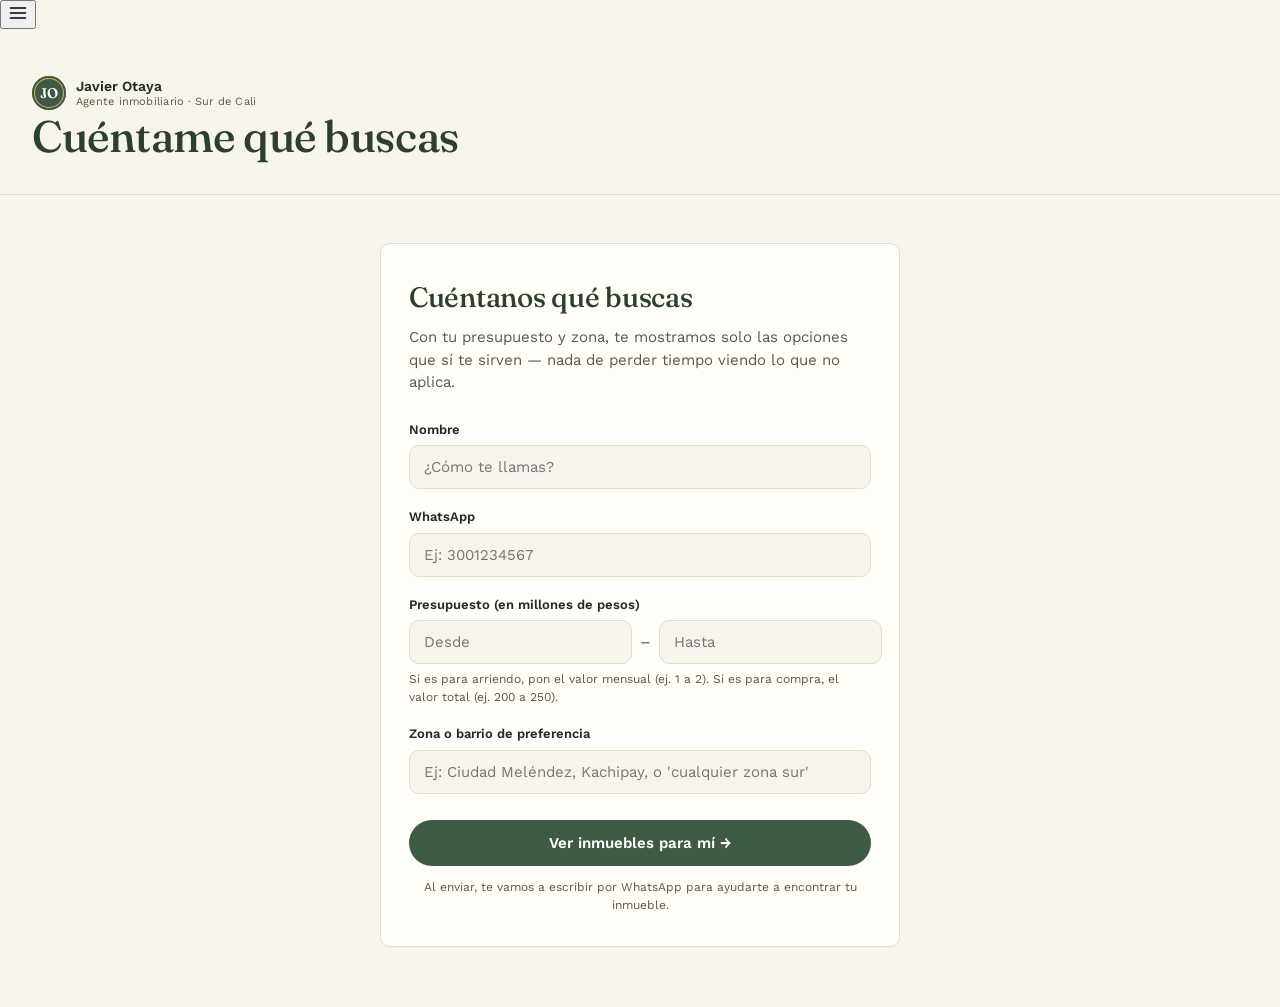
<file: consulta/index.html>
<!DOCTYPE html>
<html lang="es">
<head>
<meta charset="UTF-8">
<meta name="viewport" content="width=device-width, initial-scale=1.0">
<!-- Google Tag Manager -->
<script>(function(w,d,s,l,i){w[l]=w[l]||[];w[l].push({'gtm.start':
new Date().getTime(),event:'gtm.js'});var f=d.getElementsByTagName(s)[0],
j=d.createElement(s),dl=l!='dataLayer'?'&l='+l:'';j.async=true;j.src=
'https://www.googletagmanager.com/gtm.js?id='+i+dl;f.parentNode.insertBefore(j,f);
})(window,document,'script','dataLayer','GTM-M8QRZ37T');</script>
<!-- End Google Tag Manager -->
<link rel="icon" type="image/svg+xml" href="../favicon.svg">
<link rel="icon" href="../favicon.ico" sizes="48x48">
<link rel="apple-touch-icon" href="../apple-touch-icon.png">
<title>Cuéntanos qué buscas — Inmuebles Cali Sur</title>
<meta name="description" content="Dinos tu presupuesto y zona preferida, y te mostramos las opciones que sí te sirven.">
<link rel="preconnect" href="https://fonts.googleapis.com">
<link rel="preconnect" href="https://fonts.gstatic.com" crossorigin>
<link href="https://fonts.googleapis.com/css2?family=Fraunces:opsz,wght@9..144,400;9..144,500;9..144,600&family=Work+Sans:wght@400;500;600&display=swap" rel="stylesheet">
<link rel="stylesheet" href="../css/style.css?v=10">
<link rel="stylesheet" href="../css/tema.css?v=3">
<link rel="stylesheet" href="consulta.css?v=2">
</head>
<body>
<!-- Google Tag Manager (noscript) -->
<noscript><iframe src="https://www.googletagmanager.com/ns.html?id=GTM-M8QRZ37T"
height="0" width="0" style="display:none;visibility:hidden"></iframe></noscript>
<!-- End Google Tag Manager (noscript) -->

<div id="site-nav-root"></div>

<header class="topbar">
  <div class="topbar-inner">
    <h1 class="topbar-title">Cuéntame qué buscas</h1>
  </div>
</header>

<main class="lead-wrap">
  <form id="lead-form" class="lead-card" novalidate>
    <h2>Cuéntanos qué buscas</h2>
    <p class="lead-sub">Con tu presupuesto y zona, te mostramos solo las opciones que sí te sirven — nada de perder tiempo viendo lo que no aplica.</p>

    <label class="lead-label" for="f-nombre">Nombre</label>
    <input class="lead-input" type="text" id="f-nombre" name="nombre" placeholder="¿Cómo te llamas?" required>

    <label class="lead-label" for="f-whatsapp">WhatsApp</label>
    <input class="lead-input" type="tel" id="f-whatsapp" name="whatsapp" placeholder="Ej: 3001234567" required>

    <label class="lead-label">Presupuesto (en millones de pesos)</label>
    <div class="lead-range">
      <input class="lead-input" type="number" id="f-presupuesto-min" placeholder="Desde" min="0" inputmode="numeric" required>
      <span class="lead-sep">–</span>
      <input class="lead-input" type="number" id="f-presupuesto-max" placeholder="Hasta" min="0" inputmode="numeric" required>
    </div>
    <p class="lead-hint">Si es para arriendo, pon el valor mensual (ej. 1 a 2). Si es para compra, el valor total (ej. 200 a 250).</p>

    <label class="lead-label" for="f-zona">Zona o barrio de preferencia</label>
    <input class="lead-input" type="text" id="f-zona" name="zona" placeholder="Ej: Ciudad Meléndez, Kachipay, o 'cualquier zona sur'">

    <button type="submit" class="lead-submit" id="lead-submit">Ver inmuebles para mí →</button>
    <p class="lead-privacy">Al enviar, te vamos a escribir por WhatsApp para ayudarte a encontrar tu inmueble.</p>
  </form>

  <div class="lead-thanks" id="lead-thanks" hidden>
    <h2>¡Listo!</h2>
    <p>Ya casi te mostramos las opciones para ti, y te vamos a escribir por WhatsApp en un momento.</p>
  </div>
</main>

<script src="../js/config.js?v=7"></script>
<script src="../js/nav.js?v=5"></script>
<script src="../js/lead-api.js?v=1"></script>
<script src="consulta.js?v=6"></script>
</body>
</html>
</file>
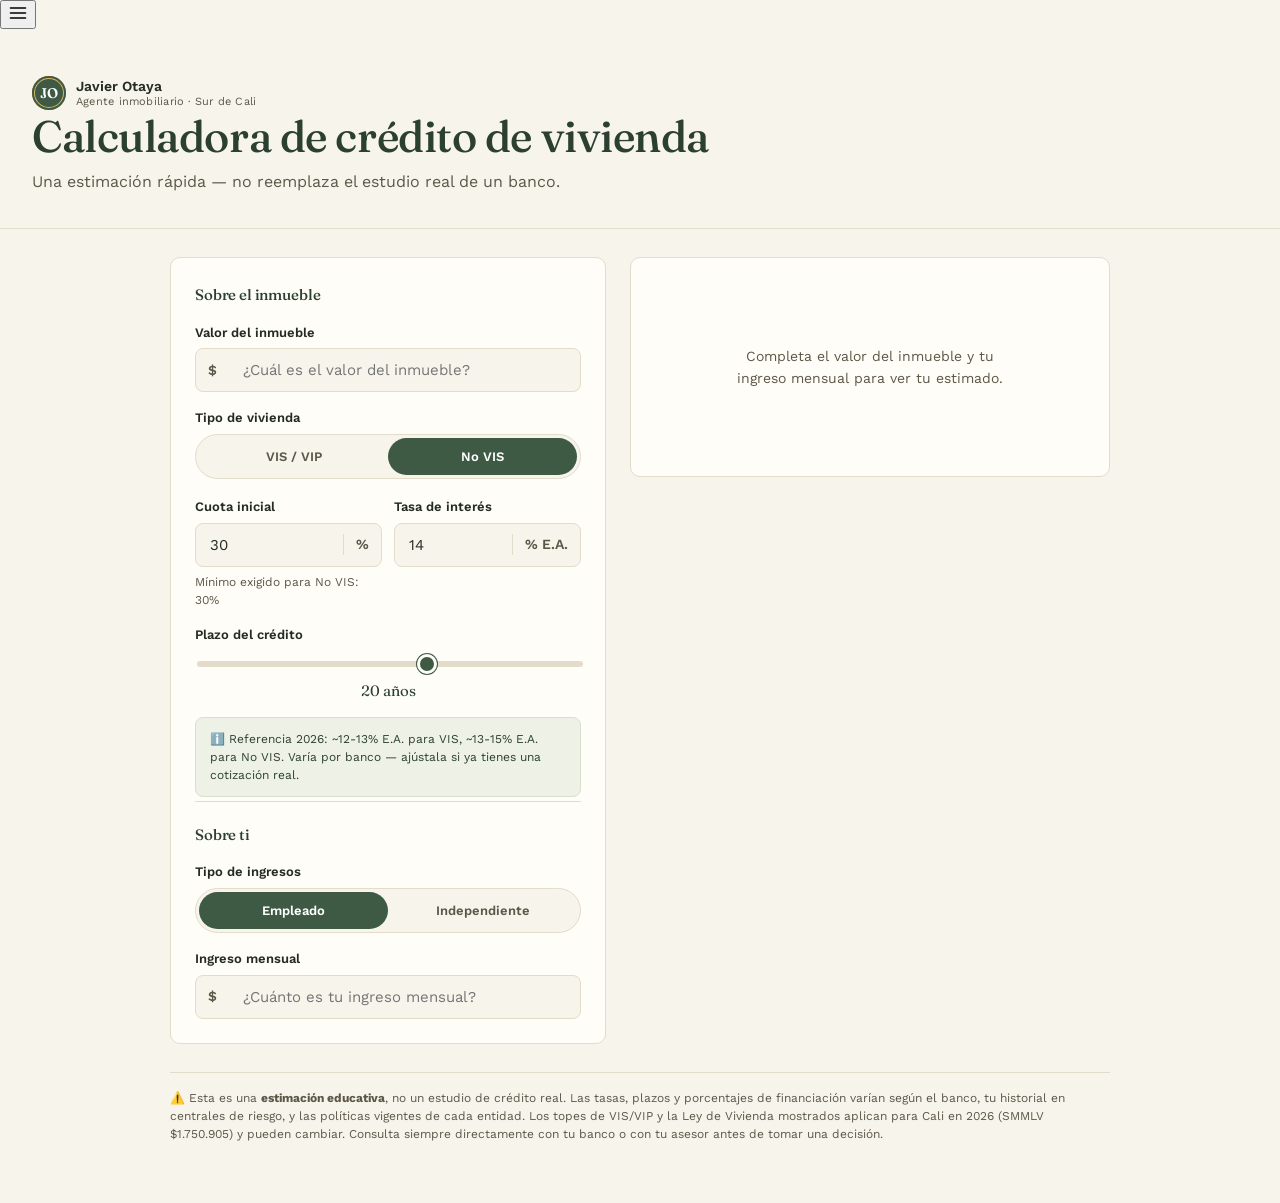
<file: credito/index.html>
<!DOCTYPE html>
<html lang="es">
<head>
<meta charset="UTF-8">
<meta name="viewport" content="width=device-width, initial-scale=1.0">
<!-- Google Tag Manager -->
<script>(function(w,d,s,l,i){w[l]=w[l]||[];w[l].push({'gtm.start':
new Date().getTime(),event:'gtm.js'});var f=d.getElementsByTagName(s)[0],
j=d.createElement(s),dl=l!='dataLayer'?'&l='+l:'';j.async=true;j.src=
'https://www.googletagmanager.com/gtm.js?id='+i+dl;f.parentNode.insertBefore(j,f);
})(window,document,'script','dataLayer','GTM-M8QRZ37T');</script>
<!-- End Google Tag Manager -->
<link rel="icon" type="image/svg+xml" href="../favicon.svg">
<link rel="icon" href="../favicon.ico" sizes="48x48">
<link rel="apple-touch-icon" href="../apple-touch-icon.png">
<title>Calculadora de crédito de vivienda — Cali</title>
<meta name="description" content="Calcula tu cuota mensual estimada, si cumples la Ley de Vivienda, y qué documentos necesitas según tu tipo de ingresos.">
<link rel="preconnect" href="https://fonts.googleapis.com">
<link rel="preconnect" href="https://fonts.gstatic.com" crossorigin>
<link href="https://fonts.googleapis.com/css2?family=Fraunces:opsz,wght@9..144,400;9..144,500;9..144,600&family=Work+Sans:wght@400;500;600&display=swap" rel="stylesheet">
<link rel="stylesheet" href="../css/style.css?v=10">
<link rel="stylesheet" href="../css/tema.css?v=3">
<link rel="stylesheet" href="credito.css?v=3">
</head>
<body>
<!-- Google Tag Manager (noscript) -->
<noscript><iframe src="https://www.googletagmanager.com/ns.html?id=GTM-M8QRZ37T"
height="0" width="0" style="display:none;visibility:hidden"></iframe></noscript>
<!-- End Google Tag Manager (noscript) -->

<div id="site-nav-root"></div>

<header class="topbar">
  <div class="topbar-inner">
    <h1 class="topbar-title">Calculadora de crédito de vivienda</h1>
    <p class="topbar-subtitle">Una estimación rápida — no reemplaza el estudio real de un banco.</p>
  </div>
</header>

<main class="credito-wrap">
  <div class="credito-grid">

    <form class="credito-form" id="credito-form">

      <div class="credito-section">
        <h2 class="credito-section-title">Sobre el inmueble</h2>

        <label class="lead-label" for="c-valor">Valor del inmueble</label>
        <div class="credito-input-icon">
          <span>$</span>
          <input class="lead-input" type="text" id="c-valor" placeholder="¿Cuál es el valor del inmueble?" inputmode="numeric" autocomplete="off">
        </div>

        <div class="credito-tipo-row">
          <label class="lead-label" style="margin:0;">Tipo de vivienda</label>
          <span class="credito-auto-tag" id="credito-auto-tag" hidden></span>
        </div>
        <div class="segmented">
          <input type="radio" name="tipoVivienda" value="vis" id="c-vis" class="segmented-input">
          <label for="c-vis" class="segmented-label">VIS / VIP</label>
          <input type="radio" name="tipoVivienda" value="novis" id="c-novis" class="segmented-input" checked>
          <label for="c-novis" class="segmented-label">No VIS</label>
        </div>

        <div class="credito-row-2">
          <div>
            <label class="lead-label" for="c-cuota-inicial">Cuota inicial</label>
            <div class="credito-input-icon suffix">
              <input class="lead-input" type="number" id="c-cuota-inicial" value="20" min="0" max="90">
              <span>%</span>
            </div>
            <p class="lead-hint" id="credito-cuota-minima-hint"></p>
          </div>
          <div>
            <label class="lead-label" for="c-tasa">Tasa de interés</label>
            <div class="credito-input-icon suffix">
              <input class="lead-input" type="number" id="c-tasa" value="14" min="0" max="30" step="0.1">
              <span>% E.A.</span>
            </div>
          </div>
        </div>

        <label class="lead-label" for="c-plazo">Plazo del crédito</label>
        <input class="credito-slider" type="range" id="c-plazo" min="5" max="30" value="20" step="1">
        <p class="credito-range-value"><span id="c-plazo-value">20</span> años</p>

        <div class="info-banner">ℹ️ Referencia 2026: ~12-13% E.A. para VIS, ~13-15% E.A. para No VIS. Varía por banco — ajústala si ya tienes una cotización real.</div>
      </div>

      <div class="credito-section">
        <h2 class="credito-section-title">Sobre ti</h2>

        <label class="lead-label">Tipo de ingresos</label>
        <div class="segmented">
          <input type="radio" name="tipoTrabajador" value="empleado" id="c-empleado" class="segmented-input" checked>
          <label for="c-empleado" class="segmented-label">Empleado</label>
          <input type="radio" name="tipoTrabajador" value="independiente" id="c-independiente" class="segmented-input">
          <label for="c-independiente" class="segmented-label">Independiente</label>
        </div>

        <label class="lead-label" for="c-ingreso">Ingreso mensual</label>
        <div class="credito-input-icon">
          <span>$</span>
          <input class="lead-input" type="text" id="c-ingreso" placeholder="¿Cuánto es tu ingreso mensual?" inputmode="numeric" autocomplete="off">
        </div>
        <div class="info-banner" id="credito-independiente-nota" hidden>ℹ️ Como independiente, algunos bancos evalúan un porcentaje del ingreso declarado (ej. 70-80%) por su variabilidad — considera poner un valor conservador.</div>
      </div>
    </form>

    <div class="credito-resultado">
      <p class="credito-empty-state" id="credito-empty-state">Completa el valor del inmueble y tu ingreso mensual para ver tu estimado.</p>
      <p class="credito-cumplimiento no-ok" id="credito-cuota-bloqueo" hidden></p>

      <div id="credito-resultado-content" hidden>
        <div class="credito-cuota-box">
          <span class="credito-cuota-label">Cuota mensual estimada</span>
          <span class="credito-cuota-value" id="c-cuota-mensual">$0</span>
        </div>

        <div class="credito-detalle-grid">
          <div><span class="credito-detalle-label">Monto a financiar</span><span class="credito-detalle-value" id="c-monto-financiar">$0</span></div>
          <div><span class="credito-detalle-label">Cuota inicial</span><span class="credito-detalle-value" id="c-valor-cuota-inicial">$0</span></div>
          <div><span class="credito-detalle-label">Relación cuota/ingreso</span><span class="credito-detalle-value" id="c-relacion">—</span></div>
          <div><span class="credito-detalle-label">Ingreso mínimo requerido</span><span class="credito-detalle-value" id="c-ingreso-minimo">—</span></div>
        </div>

        <p class="credito-cumplimiento" id="credito-cumplimiento" hidden></p>

        <div class="credito-docs" id="credito-docs">
          <h3>Documentos que necesitarás</h3>
          <ul id="credito-docs-list"></ul>
        </div>

        <a id="credito-whatsapp" class="detail-whatsapp" target="_blank" rel="noopener" hidden>
          <svg viewBox="0 0 24 24" width="18" height="18" fill="currentColor" aria-hidden="true"><path d="M17.6 6.32A7.85 7.85 0 0 0 12.05 4a7.94 7.94 0 0 0-6.9 11.9L4 20l4.2-1.1a7.9 7.9 0 0 0 3.85 1h.01a7.94 7.94 0 0 0 5.54-13.58ZM12.06 18.4h-.01a6.6 6.6 0 0 1-3.36-.92l-.24-.14-2.5.65.67-2.43-.16-.25a6.6 6.6 0 0 1 10.2-8.24 6.55 6.55 0 0 1 1.94 4.67 6.62 6.62 0 0 1-6.54 6.66Zm3.62-4.94c-.2-.1-1.17-.58-1.35-.64-.18-.07-.32-.1-.45.1-.13.19-.51.64-.63.78-.11.13-.23.15-.43.05-.2-.1-.83-.31-1.58-.98a5.9 5.9 0 0 1-1.1-1.36c-.11-.2 0-.3.09-.4.09-.1.2-.24.3-.36.1-.12.13-.2.2-.33.07-.13.03-.25-.02-.35-.05-.1-.45-1.08-.62-1.48-.16-.39-.33-.34-.45-.34h-.38c-.13 0-.35.05-.53.25-.18.19-.7.68-.7 1.66s.72 1.93.82 2.06c.1.13 1.4 2.14 3.4 3 .47.2.85.32 1.14.42.48.15.91.13 1.26.08.38-.06 1.17-.48 1.34-.94.16-.46.16-.86.11-.94-.05-.08-.18-.13-.38-.23Z"/></svg>
          Hablar con Javier sobre mi crédito
        </a>
      </div>
    </div>

  </div>

  <div class="info-banner subtle">
    ⚠️ Esta es una <strong>estimación educativa</strong>, no un estudio de crédito real. Las tasas, plazos y porcentajes de financiación varían según el banco, tu historial en centrales de riesgo, y las políticas vigentes de cada entidad. Los topes de VIS/VIP y la Ley de Vivienda mostrados aplican para Cali en 2026 (SMMLV $1.750.905) y pueden cambiar. Consulta siempre directamente con tu banco o con tu asesor antes de tomar una decisión.
  </div>
</main>

<script src="../js/config.js?v=7"></script>
<script src="../js/nav.js?v=5"></script>
<script src="credito.js?v=5"></script>
</body>
</html>
</file>
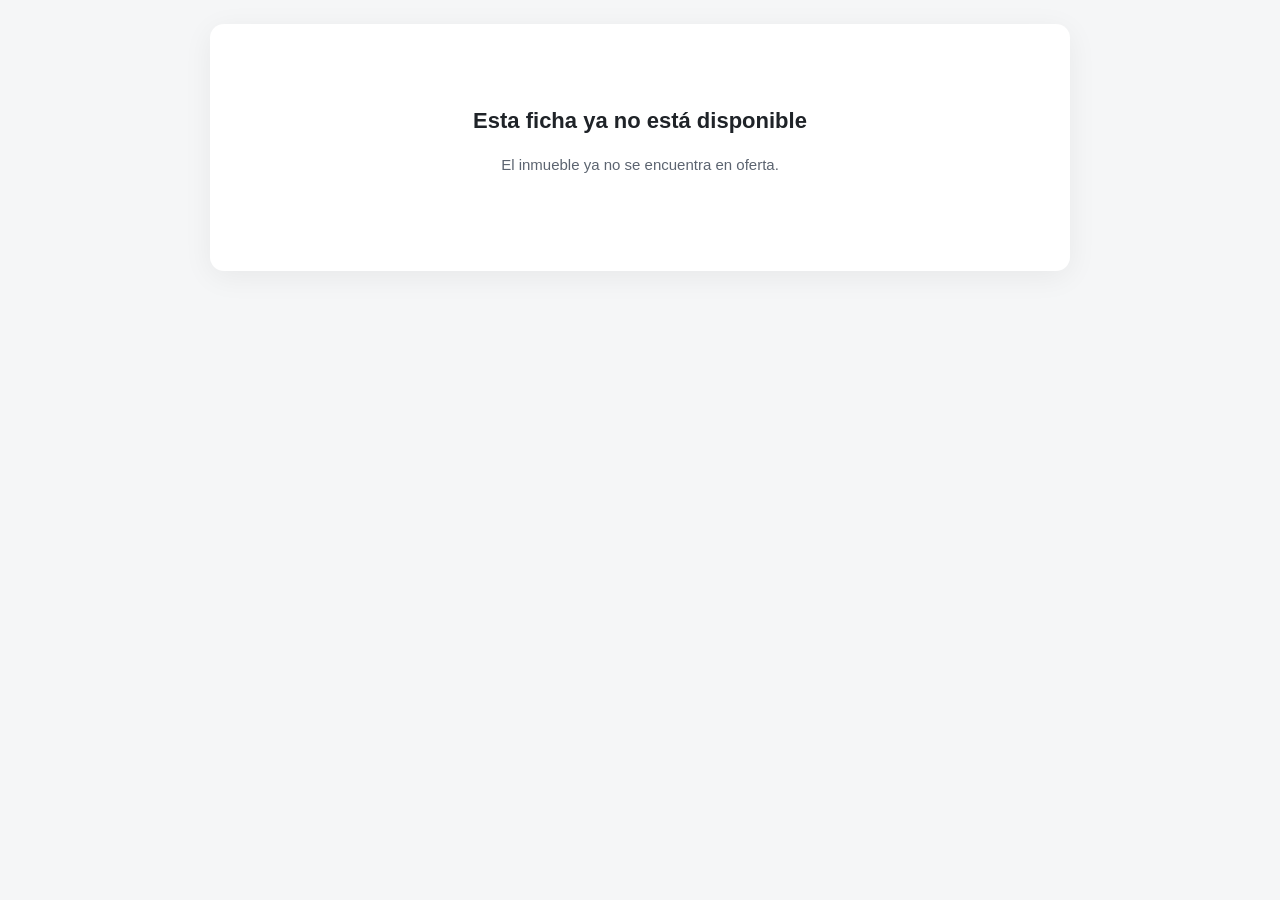
<file: ficha/index.html>
<!DOCTYPE html>
<html lang="es">
<head>
<meta charset="UTF-8">
<meta name="viewport" content="width=device-width, initial-scale=1.0">
<meta name="robots" content="noindex, nofollow">
<link rel="icon" type="image/svg+xml" href="../favicon.svg">
<link rel="icon" href="../favicon.ico" sizes="48x48">
<link rel="apple-touch-icon" href="../apple-touch-icon.png">
<title>Ficha técnica</title>
<link rel="stylesheet" href="ficha.css?v=1">
</head>
<body>
<main class="ficha" id="ficha">
  <p class="estado" id="estado">Cargando ficha…</p>
</main>

<div class="visor" id="visor" hidden role="dialog" aria-modal="true" aria-label="Fotos ampliadas">
  <button type="button" class="visor-btn visor-cerrar" id="visor-cerrar" aria-label="Cerrar">✕</button>
  <span class="visor-contador" id="visor-contador"></span>
  <button type="button" class="visor-btn visor-ant" id="visor-ant" aria-label="Foto anterior">‹</button>
  <img id="visor-img" alt="">
  <button type="button" class="visor-btn visor-sig" id="visor-sig" aria-label="Foto siguiente">›</button>
</div>

<script src="../js/config.js?v=6"></script>
<script src="ficha.js?v=1"></script>
</body>
</html>
</file>
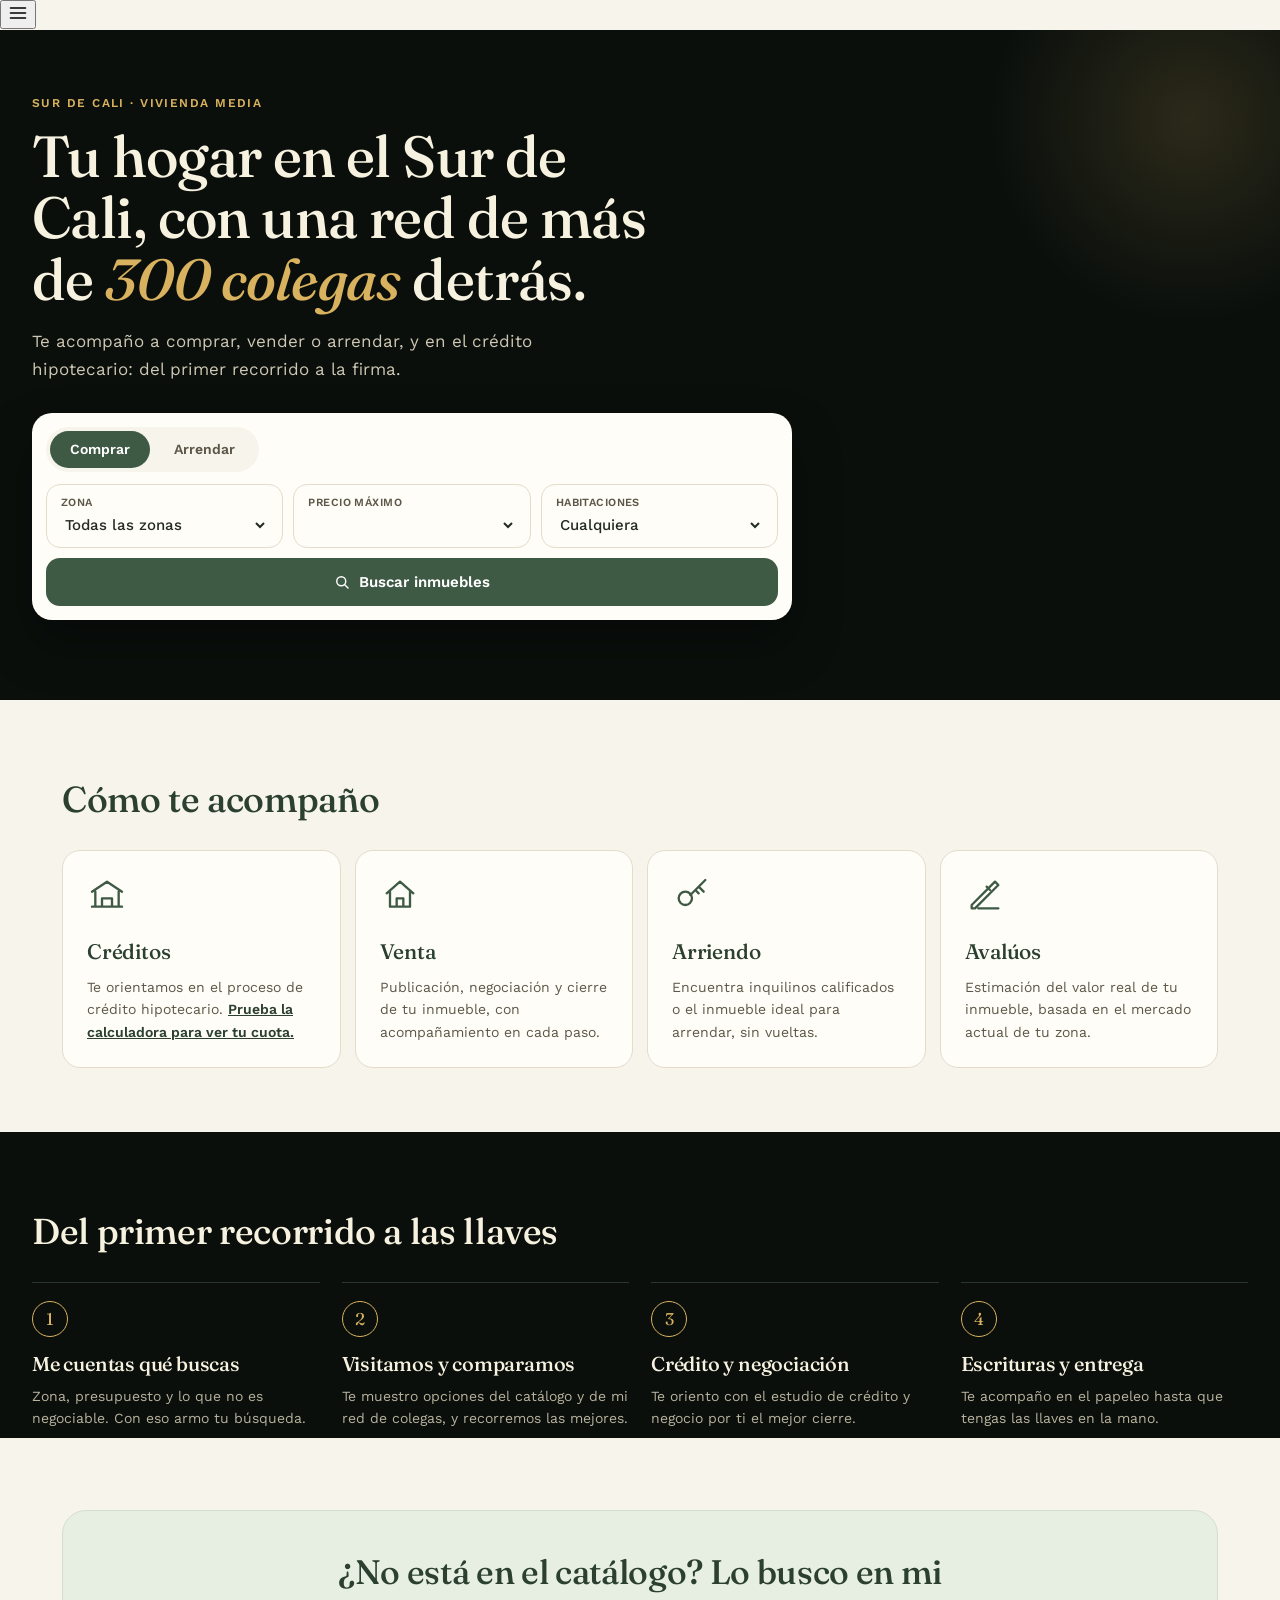
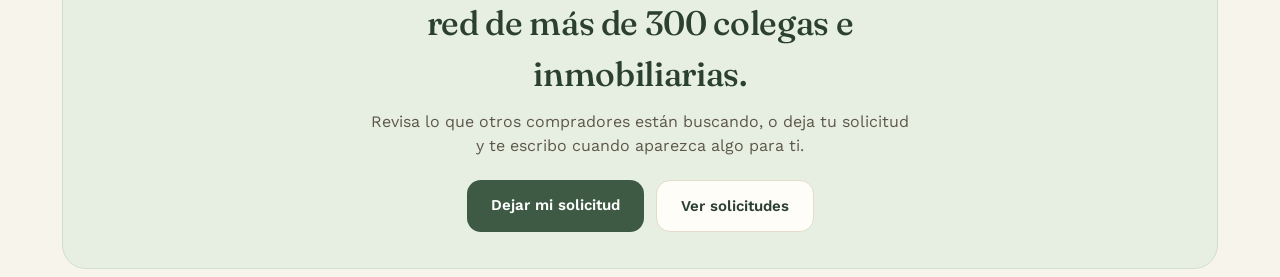
<file: inicio/index.html>
<!DOCTYPE html>
<html lang="es">
<head>
<meta charset="UTF-8">
<meta name="viewport" content="width=device-width, initial-scale=1.0">
<!-- Google Tag Manager -->
<script>(function(w,d,s,l,i){w[l]=w[l]||[];w[l].push({'gtm.start':
new Date().getTime(),event:'gtm.js'});var f=d.getElementsByTagName(s)[0],
j=d.createElement(s),dl=l!='dataLayer'?'&l='+l:'';j.async=true;j.src=
'https://www.googletagmanager.com/gtm.js?id='+i+dl;f.parentNode.insertBefore(j,f);
})(window,document,'script','dataLayer','GTM-M8QRZ37T');</script>
<!-- End Google Tag Manager -->
<link rel="icon" type="image/svg+xml" href="../favicon.svg">
<link rel="icon" href="../favicon.ico" sizes="48x48">
<link rel="apple-touch-icon" href="../apple-touch-icon.png">
<title>Javier Otaya — Agente inmobiliario en el Sur de Cali</title>
<meta name="description" content="Compra, venta, arriendo y crédito hipotecario en el Sur de Cali, con el respaldo de una red de más de 300 colegas e inmobiliarias. Portafolio actualizado en vivo.">
<link rel="preconnect" href="https://fonts.googleapis.com">
<link rel="preconnect" href="https://fonts.gstatic.com" crossorigin>
<link href="https://fonts.googleapis.com/css2?family=Fraunces:opsz,wght@9..144,400;9..144,500;9..144,600&family=Work+Sans:wght@400;500;600&display=swap" rel="stylesheet">
<link rel="stylesheet" href="../css/style.css?v=10">
<link rel="stylesheet" href="../css/tema.css?v=3">
<link rel="stylesheet" href="inicio.css?v=4">
</head>
<body class="pagina-inicio">
<!-- Google Tag Manager (noscript) -->
<noscript><iframe src="https://www.googletagmanager.com/ns.html?id=GTM-M8QRZ37T"
height="0" width="0" style="display:none;visibility:hidden"></iframe></noscript>
<!-- End Google Tag Manager (noscript) -->

<div id="site-nav-root"></div>

<main>
  <!-- PORTADA -->
  <section class="hero">
    <div class="hero-inner">
      <div class="hero-texto">
        <p class="hero-eyebrow" id="hero-eyebrow">Sur de Cali · Vivienda media</p>
        <h1>Tu hogar en el Sur de Cali, con una red de más de <em><span data-colegas>300</span> colegas</em> detrás.</h1>
        <p class="hero-sub">Te acompaño a comprar, vender o arrendar, y en el crédito hipotecario: del primer recorrido a la firma.</p>

        <form class="buscador" id="buscador" action="../" method="get">
          <div class="buscador-modo" role="radiogroup" aria-label="Tipo de operación">
            <label><input type="radio" name="servicio" value="venta" checked><span>Comprar</span></label>
            <label><input type="radio" name="servicio" value="arriendo"><span>Arrendar</span></label>
          </div>
          <div class="buscador-campos">
            <label class="campo"><span>Zona</span>
              <select name="q" id="b-zona"><option value="">Todas las zonas</option></select>
            </label>
            <label class="campo"><span>Precio máximo</span>
              <select name="precioMax" id="b-precio"></select>
            </label>
            <label class="campo"><span>Habitaciones</span>
              <select name="hab">
                <option value="">Cualquiera</option>
                <option value="2">2 o más</option>
                <option value="3">3 o más</option>
                <option value="4">4 o más</option>
              </select>
            </label>
            <button type="submit" class="buscador-ir">
              <svg width="18" height="18" viewBox="0 0 24 24" fill="none" stroke="currentColor" stroke-width="1.9" stroke-linecap="round" aria-hidden="true"><circle cx="11" cy="11" r="6"/><path d="M20 20l-4-4"/></svg>
              Buscar inmuebles
            </button>
          </div>
        </form>
      </div>
      <figure class="hero-foto" id="hero-foto" hidden>
        <img id="inicio-foto" alt="">
        <figcaption><strong id="foto-nombre"></strong><span id="foto-cargo"></span></figcaption>
      </figure>
    </div>
  </section>

  <!-- CIFRAS -->
  <section class="cifras" id="cifras" hidden>
    <div class="cifras-inner" id="cifras-inner"></div>
  </section>

  <!-- DISPONIBLES AHORA -->
  <section class="bloque" id="bloque-destacados" hidden>
    <div class="bloque-cab">
      <h2>Disponibles ahora</h2>
      <a class="enlace-flecha" href="../">Ver todos los inmuebles <span aria-hidden="true">→</span></a>
    </div>
    <div class="destacados" id="destacados"></div>
  </section>

  <!-- ZONAS -->
  <section class="bloque" id="bloque-zonas" hidden>
    <div class="bloque-cab"><h2>Explora por zona</h2></div>
    <div class="zonas" id="zonas"></div>
  </section>

  <!-- SERVICIOS -->
  <section class="bloque">
    <div class="bloque-cab"><h2>Cómo te acompaño</h2></div>
    <div class="servicios">
      <article class="servicio">
        <svg viewBox="0 0 24 24" aria-hidden="true"><path d="M3 10l9-6 9 6M5 10v9h14v-9M3 19h18M9 19v-5h6v5"/></svg>
        <h3>Créditos</h3>
        <p>Te orientamos en el proceso de crédito hipotecario. <a href="../credito/">Prueba la calculadora para ver tu cuota.</a></p>
      </article>
      <article class="servicio">
        <svg viewBox="0 0 24 24" aria-hidden="true"><path d="M4 11l8-7 8 7M6 10v9h12v-9M10 19v-5h4v5"/></svg>
        <h3>Venta</h3>
        <p>Publicación, negociación y cierre de tu inmueble, con acompañamiento en cada paso.</p>
      </article>
      <article class="servicio">
        <svg viewBox="0 0 24 24" aria-hidden="true"><circle cx="8" cy="14" r="4"/><path d="M11 12l9-9M16 7l3 3M14 9l2 2"/></svg>
        <h3>Arriendo</h3>
        <p>Encuentra inquilinos calificados o el inmueble ideal para arrendar, sin vueltas.</p>
      </article>
      <article class="servicio">
        <svg viewBox="0 0 24 24" aria-hidden="true"><path d="M4 18L18 4l2 2L6 20H4v-2zM13 7l2 2M8 20h12"/></svg>
        <h3>Avalúos</h3>
        <p>Estimación del valor real de tu inmueble, basada en el mercado actual de tu zona.</p>
      </article>
    </div>
  </section>

  <!-- PROCESO -->
  <section class="bloque bloque-oscuro">
    <div class="bloque-cab"><h2>Del primer recorrido a las llaves</h2></div>
    <ol class="pasos">
      <li><span class="paso-n">1</span><h3>Me cuentas qué buscas</h3><p>Zona, presupuesto y lo que no es negociable. Con eso armo tu búsqueda.</p></li>
      <li><span class="paso-n">2</span><h3>Visitamos y comparamos</h3><p>Te muestro opciones del catálogo y de mi red de colegas, y recorremos las mejores.</p></li>
      <li><span class="paso-n">3</span><h3>Crédito y negociación</h3><p>Te oriento con el estudio de crédito y negocio por ti el mejor cierre.</p></li>
      <li><span class="paso-n">4</span><h3>Escrituras y entrega</h3><p>Te acompaño en el papeleo hasta que tengas las llaves en la mano.</p></li>
    </ol>
  </section>

  <!-- RED DE COLEGAS -->
  <section class="bloque">
    <div class="banda">
      <h2>¿No está en el catálogo? Lo busco en mi red de más de <span data-colegas>300</span> colegas e inmobiliarias.</h2>
      <p>Revisa lo que otros compradores están buscando, o deja tu solicitud y te escribo cuando aparezca algo para ti.</p>
      <div class="banda-botones">
        <a class="btn btn-primario" href="../consulta/">Dejar mi solicitud</a>
        <a class="btn btn-claro" href="../solicitudes/">Ver solicitudes</a>
      </div>
    </div>
  </section>
</main>

<a id="whatsapp-float" class="whatsapp-float" target="_blank" rel="noopener" aria-label="Escribir por WhatsApp" hidden>
  <svg viewBox="0 0 24 24" width="28" height="28" fill="currentColor" aria-hidden="true">
    <path d="M17.6 6.32A7.85 7.85 0 0 0 12.05 4a7.94 7.94 0 0 0-6.9 11.9L4 20l4.2-1.1a7.9 7.9 0 0 0 3.85 1h.01a7.94 7.94 0 0 0 5.54-13.58ZM12.06 18.4h-.01a6.6 6.6 0 0 1-3.36-.92l-.24-.14-2.5.65.67-2.43-.16-.25a6.6 6.6 0 0 1 10.2-8.24 6.55 6.55 0 0 1 1.94 4.67 6.62 6.62 0 0 1-6.54 6.66Zm3.62-4.94c-.2-.1-1.17-.58-1.35-.64-.18-.07-.32-.1-.45.1-.13.19-.51.64-.63.78-.11.13-.23.15-.43.05-.2-.1-.83-.31-1.58-.98a5.9 5.9 0 0 1-1.1-1.36c-.11-.2 0-.3.09-.4.09-.1.2-.24.3-.36.1-.12.13-.2.2-.33.07-.13.03-.25-.02-.35-.05-.1-.45-1.08-.62-1.48-.16-.39-.33-.34-.45-.34h-.38c-.13 0-.35.05-.53.25-.18.19-.7.68-.7 1.66s.72 1.93.82 2.06c.1.13 1.4 2.14 3.4 3 .47.2.85.32 1.14.42.48.15.91.13 1.26.08.38-.06 1.17-.48 1.34-.94.16-.46.16-.86.11-.94-.05-.08-.18-.13-.38-.23Z"/>
  </svg>
</a>

<script src="../js/config.js?v=7"></script>
<script src="../js/nav.js?v=5"></script>
<script src="inicio.js?v=3"></script>
</body>
</html>
</file>
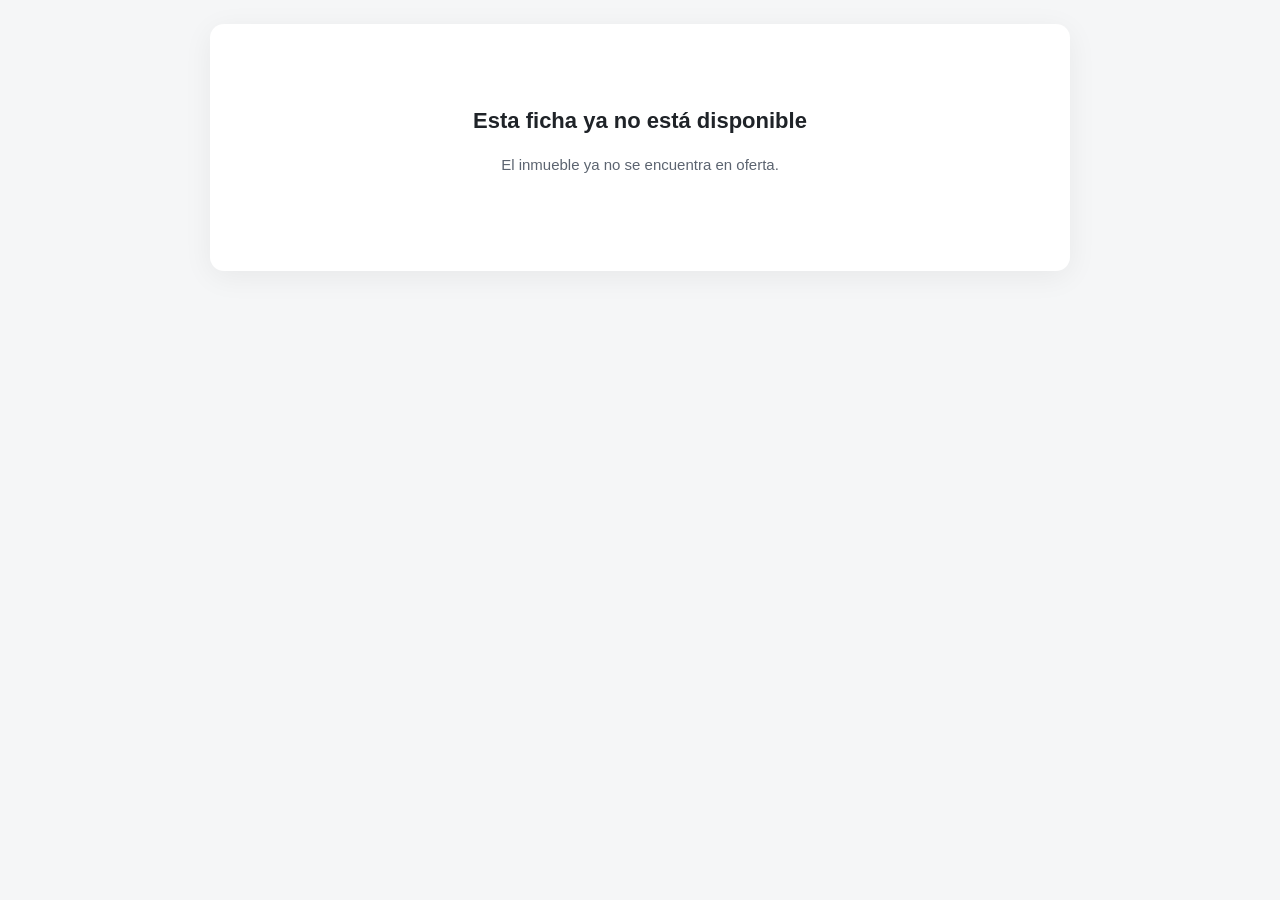
<file: ficha/ficha-index.html>
<!DOCTYPE html>
<html lang="es">
<head>
<meta charset="UTF-8">
<meta name="viewport" content="width=device-width, initial-scale=1.0">
<meta name="robots" content="noindex, nofollow">
<title>Ficha técnica</title>
<link rel="stylesheet" href="ficha.css?v=1">
</head>
<body>
<main class="ficha" id="ficha">
  <p class="estado" id="estado">Cargando ficha…</p>
</main>

<div class="visor" id="visor" hidden role="dialog" aria-modal="true" aria-label="Fotos ampliadas">
  <button type="button" class="visor-btn visor-cerrar" id="visor-cerrar" aria-label="Cerrar">✕</button>
  <span class="visor-contador" id="visor-contador"></span>
  <button type="button" class="visor-btn visor-ant" id="visor-ant" aria-label="Foto anterior">‹</button>
  <img id="visor-img" alt="">
  <button type="button" class="visor-btn visor-sig" id="visor-sig" aria-label="Foto siguiente">›</button>
</div>

<script src="../js/config.js?v=4"></script>
<script src="ficha.js?v=1"></script>
</body>
</html>
</file>
<file: css/style.css>
:root {
  --paper: #f7f4ec;
  --card: #fffdf8;
  --ink: #232b22;
  --muted: #6d6759;
  --line: #e3dccb;
  --forest: #3f5a44;
  --forest-dark: #2c4030;
  --brass: #a9812e;
  --tag-venta: #3f5a44;
  --tag-arriendo: #8a5a2e;

  --font-display: "Fraunces", serif;
  --font-body: "Work Sans", sans-serif;
}

* { box-sizing: border-box; }

@media (prefers-reduced-motion: reduce) {
  * { animation: none !important; transition: none !important; }
}

body {
  margin: 0;
  background: var(--paper);
  color: var(--ink);
  font-family: var(--font-body);
  -webkit-font-smoothing: antialiased;
}

.topbar {
  padding: 14px 20px 16px;
  border-bottom: 1px solid var(--line);
}

.topbar-inner {
  max-width: 1220px;
  margin: 0 auto;
}

.topbar-title {
  display: block;
  margin-top: 12px;
  font-family: var(--font-display);
  font-size: 23px;
  font-weight: 500;
  line-height: 1.15;
  color: var(--forest-dark);
}

/* Marca (logo/monograma + nombre), la inyecta js/nav.js */
.brand {
  display: inline-flex;
  align-items: center;
  gap: 10px;
  min-height: 38px; /* misma altura que el botón ☰, quedan alineados */
  text-decoration: none;
  color: var(--forest-dark);
}
.brand-mono {
  width: 34px;
  height: 34px;
  border-radius: 50%;
  background: var(--forest);
  color: #fff;
  display: inline-flex;
  align-items: center;
  justify-content: center;
  font-family: var(--font-display);
  font-size: 14px;
  font-weight: 600;
  letter-spacing: 0.02em;
  box-shadow: inset 0 0 0 2px var(--forest), inset 0 0 0 3px var(--brass);
  flex-shrink: 0;
}
.brand-logo { height: 34px; width: auto; max-width: 120px; object-fit: contain; flex-shrink: 0; }
.brand-text { display: flex; flex-direction: column; line-height: 1.2; }
.brand-text strong { font-size: 14px; font-weight: 600; color: var(--ink); }
.brand-text span { font-size: 11px; color: var(--muted); letter-spacing: 0.02em; }

.topbar-subtitle {
  display: none;
  margin: 6px 0 0;
  color: var(--muted);
  font-size: 16px;
}

/* En escritorio recuperamos el título grande de las versiones anteriores */
@media (min-width: 860px) {
  .topbar { padding: 16px 32px 30px; }
  .topbar-title {
    margin-top: 28px;
    font-size: clamp(32px, 4vw, 46px);
    letter-spacing: -0.01em;
  }
  .topbar-subtitle { display: block; }
}

.filters {
  position: sticky;
  top: 0;
  z-index: 5;
  background: var(--paper);
  border-bottom: 1px solid var(--line);
  padding: 12px 0 8px;
}

.pills-row {
  max-width: 1220px;
  margin: 0 auto;
  padding: 0 20px;
  display: flex;
  align-items: center;
  gap: 8px;
  overflow-x: auto;
  -webkit-overflow-scrolling: touch;
  scrollbar-width: none;
}
.pills-row::-webkit-scrollbar { display: none; }

.pill,
.btn-outline {
  flex: 0 0 auto;
  background: var(--card);
  border: 1px solid var(--line);
  color: var(--ink);
  font-family: var(--font-body);
  font-size: 13px;
  font-weight: 500;
  padding: 9px 14px;
  border-radius: 999px;
  white-space: nowrap;
  cursor: pointer;
  -webkit-appearance: none;
  appearance: none;
}
.pill:focus-visible,
.btn-outline:focus-visible {
  outline: 2px solid var(--forest);
  outline-offset: 1px;
}

.pill-select {
  padding-right: 26px;
  background-image: url("data:image/svg+xml;utf8,<svg xmlns='http://www.w3.org/2000/svg' viewBox='0 0 24 24' fill='none' stroke='%236d6759' stroke-width='2'><polyline points='6 9 12 15 18 9'/></svg>");
  background-repeat: no-repeat;
  background-position: right 8px center;
  background-size: 14px;
}
/* Cuando el select tiene un valor elegido (no la opción vacía), se resalta como "activo" */
.pill-select.pill-active {
  background-color: var(--forest);
  border-color: var(--forest);
  color: #fff;
  background-image: url("data:image/svg+xml;utf8,<svg xmlns='http://www.w3.org/2000/svg' viewBox='0 0 24 24' fill='none' stroke='white' stroke-width='2'><polyline points='6 9 12 15 18 9'/></svg>");
}

.pill-popover-wrap { position: relative; }

.pill-toggle.pill-active {
  background: var(--forest);
  border-color: var(--forest);
  color: #fff;
}

.pill-popover {
  position: fixed;
  z-index: 10;
  background: var(--card);
  border: 1px solid var(--line);
  border-radius: 8px;
  padding: 12px 14px;
  box-shadow: 0 8px 24px rgba(0,0,0,0.12);
  display: flex;
  flex-direction: column;
  gap: 8px;
  min-width: 220px;
}
.pill-popover[hidden] { display: none; }
.pill-select[hidden] { display: none; }

.filter-group-label {
  font-size: 12px;
  color: var(--muted);
  white-space: nowrap;
}

.popover-row {
  display: flex;
  align-items: center;
  gap: 6px;
}
.popover-row input {
  border: 1px solid var(--line);
  border-radius: 4px;
  padding: 8px 8px;
  width: 100%;
  background: var(--paper);
  font-family: var(--font-body);
  font-size: 14px;
}
.popover-row input:focus-visible { outline: 2px solid var(--forest); outline-offset: 1px; }
.filter-sep { color: var(--muted); }

/* Ocultar las flechitas del input number para que se vea como un campo simple */
.popover-row input::-webkit-outer-spin-button,
.popover-row input::-webkit-inner-spin-button {
  -webkit-appearance: none;
  margin: 0;
}
.popover-row input[type="number"] { -moz-appearance: textfield; }

.popover-done {
  align-self: flex-end;
  background: var(--forest);
  color: #fff;
  border: none;
  border-radius: 999px;
  padding: 7px 14px;
  font-size: 13px;
  font-weight: 500;
  cursor: pointer;
}
.popover-done:hover { background: var(--forest-dark); }

.btn-outline {
  color: var(--forest-dark);
  border-radius: 999px;
}
.btn-outline:hover { border-color: var(--forest); background: #fbfaf5; }

.filters-meta {
  max-width: 1220px;
  margin: 0 auto;
  padding: 8px 20px 0;
}
.filters-count {
  color: var(--muted);
  font-size: 12px;
  white-space: nowrap;
}

.pill-search {
  display: flex;
  align-items: center;
  gap: 6px;
  background: var(--card);
  border: 1px solid var(--line);
  border-radius: 999px;
  padding: 0 12px;
  flex: 0 0 auto;
}
.pill-search svg { width: 15px; height: 15px; color: var(--muted); flex-shrink: 0; }
.pill-search input {
  border: none;
  background: transparent;
  font-family: var(--font-body);
  font-size: 13px;
  padding: 9px 0;
  width: 150px;
  color: var(--ink);
}
.pill-search input:focus-visible { outline: none; }
.pill-search:focus-within { border-color: var(--forest); }

.gallery-wrap {
  max-width: 1220px;
  margin: 0 auto;
  padding: 36px 32px 60px;
}

.gallery {
  display: grid;
  grid-template-columns: repeat(auto-fill, minmax(280px, 1fr));
  gap: 26px;
}

.card {
  background: var(--card);
  border: 1px solid var(--line);
  border-radius: 14px;
  overflow: hidden;
  display: flex;
  flex-direction: column;
  box-shadow: 0 1px 2px rgba(35, 43, 34, 0.06), 0 6px 18px rgba(35, 43, 34, 0.07);
  transition: transform 0.2s ease, box-shadow 0.2s ease;
}
.card:hover {
  transform: translateY(-3px);
  box-shadow: 0 2px 4px rgba(35, 43, 34, 0.08), 0 14px 28px rgba(35, 43, 34, 0.13);
}

.card-image-link {
  display: block;
  position: relative;
  aspect-ratio: 4 / 3;
  background: var(--line);
  overflow: hidden;
  width: 100%;
  border: none;
  padding: 0;
  cursor: pointer;
}

.card-image-link img {
  width: 100%;
  height: 100%;
  object-fit: cover;
  display: block;
  transition: transform 0.35s ease;
}
.card-image-link:hover img { transform: scale(1.04); }
.card-image-link:focus-visible { outline: 2px solid var(--forest); outline-offset: -2px; }

.card-badge {
  position: absolute;
  top: 12px;
  left: 12px;
  font-size: 11px;
  font-weight: 600;
  padding: 5px 11px;
  border-radius: 999px;
  color: #fff;
  letter-spacing: 0.01em;
  box-shadow: 0 2px 6px rgba(0, 0, 0, 0.18);
}
.card-badge.venta { background: var(--tag-venta); }
.card-badge.arriendo { background: var(--tag-arriendo); }

.card-credit {
  position: absolute;
  top: 12px;
  right: 12px;
  font-size: 11px;
  font-weight: 500;
  padding: 5px 10px;
  border-radius: 999px;
  background: rgba(255,255,255,0.92);
  color: var(--forest-dark);
}

.card-body {
  padding: 18px 20px 18px;
  display: flex;
  flex-direction: column;
  gap: 6px;
  flex: 1;
}

.card-price {
  font-family: var(--font-display);
  font-size: 28px;
  font-weight: 500;
  line-height: 1.15;
  letter-spacing: -0.01em;
  color: var(--forest-dark);
  margin: 0 0 2px;
}
.card-price small {
  font-family: var(--font-body);
  font-size: 12px;
  color: var(--muted);
  font-weight: 500;
}

.card-title {
  margin: 0;
  font-size: 16px;
  font-weight: 700;
  line-height: 1.3;
  color: var(--ink);
}

.card-location {
  display: flex;
  align-items: center;
  gap: 7px;
  margin: 0;
  font-size: 13.5px;
  color: var(--muted);
}
.card-location svg { width: 16px; height: 16px; flex-shrink: 0; color: var(--brass); }
.card-location span { overflow: hidden; text-overflow: ellipsis; white-space: nowrap; }

.card-specs {
  display: flex;
  flex-wrap: wrap;
  gap: 8px 12px;
  font-size: 13px;
  color: var(--muted);
  margin-top: 8px;
  padding-top: 12px;
  border-top: 1px solid var(--line);
}
.card-specs .spec { display: inline-flex; align-items: center; gap: 6px; white-space: nowrap; }
.card-specs .spec svg { width: 16px; height: 16px; flex-shrink: 0; color: var(--forest); }

.card-link {
  margin-top: auto;
  padding-top: 10px;
  font-size: 13px;
  font-weight: 600;
  color: var(--forest);
  text-decoration: none;
  border-top: 1px solid var(--line);
  background: none;
  border-left: none;
  border-right: none;
  border-bottom: none;
  font-family: inherit;
  cursor: pointer;
  text-align: left;
}
.card-link:hover { color: var(--forest-dark); text-decoration: underline; }
.card-link:focus-visible { outline: 2px solid var(--forest); outline-offset: 2px; }

.card-actions {
  display: flex;
  align-items: center;
  justify-content: space-between;
  gap: 10px;
  margin-top: auto;
  padding-top: 10px;
  border-top: 1px solid var(--line);
}
.card-actions .card-link { border-top: none; padding: 0; margin-top: 0; }
.card-actions { border-top: none; padding-top: 12px; }

.card-whatsapp {
  display: inline-flex;
  align-items: center;
  gap: 6px;
  font-size: 12px;
  font-weight: 600;
  color: #1a7a3c;
  text-decoration: none;
  white-space: nowrap;
}
.card-whatsapp svg { width: 15px; height: 15px; flex-shrink: 0; }
.card-whatsapp:hover { text-decoration: underline; }
.card-whatsapp:focus-visible { outline: 2px solid var(--forest); outline-offset: 2px; }

.whatsapp-float {
  position: fixed;
  right: 20px;
  bottom: 20px;
  width: 56px;
  height: 56px;
  border-radius: 50%;
  background: #25d366;
  color: #fff;
  display: flex;
  align-items: center;
  justify-content: center;
  box-shadow: 0 4px 14px rgba(0,0,0,0.25);
  z-index: 20;
}
.whatsapp-float:hover { background: #1ebc5b; }
.whatsapp-float:focus-visible { outline: 2px solid var(--forest-dark); outline-offset: 3px; }
.whatsapp-float[hidden] { display: none; }

.empty-state,
.loading-state {
  text-align: center;
  color: var(--muted);
  font-size: 15px;
  padding: 60px 20px;
}

.foot {
  text-align: center;
  color: var(--muted);
  font-size: 12px;
  padding: 20px;
  border-top: 1px solid var(--line);
}

@media (max-width: 600px) {
  .gallery-wrap { padding: 20px 16px 40px; }
  .gallery { gap: 18px; }
  .card-image-link { aspect-ratio: 16 / 10; }
}

/* ── Banner de ventas recientes (prueba social) ───────────────── */
.sales-banner {
  margin: 0;
  padding: 10px 20px;
  font-size: 13px;
  font-weight: 600;
  color: var(--forest-dark);
  background: #eef1e6;
  border-bottom: 1px solid var(--line);
}
@media (min-width: 860px) { .sales-banner { padding: 10px max(32px, calc((100% - 1220px) / 2 + 20px)); } }

/* ── Overlay de la ficha de detalle ───────────────────────────── */
body.no-scroll { overflow: hidden; }

.detail-overlay {
  position: fixed;
  inset: 0;
  z-index: 40;
  background: rgba(20, 24, 18, 0.55);
  display: flex;
  align-items: flex-start;
  justify-content: center;
  overflow-y: auto;
  padding: 0;
}
.detail-overlay[hidden] { display: none; }
@media (min-width: 700px) {
  .detail-overlay { padding: 40px 20px; align-items: center; }
}

.detail-panel {
  position: relative;
  background: var(--card);
  width: 100%;
  max-width: 640px;
  min-height: 100vh;
  border-radius: 0;
}
@media (min-width: 700px) {
  .detail-panel { min-height: auto; border-radius: 10px; max-height: 90vh; overflow-y: auto; }
}

.detail-close {
  position: absolute;
  top: 14px;
  right: 14px;
  z-index: 5;
  width: 34px;
  height: 34px;
  border-radius: 50%;
  border: none;
  background: rgba(20,24,18,0.55);
  color: #fff;
  font-size: 15px;
  cursor: pointer;
  display: flex;
  align-items: center;
  justify-content: center;
}
.detail-close:hover { background: rgba(20,24,18,0.75); }
.detail-close:focus-visible { outline: 2px solid #fff; outline-offset: 2px; }

.detail-carousel {
  position: relative;
  aspect-ratio: 4 / 3;
  background: #1f2721; /* color de las franjas cuando la foto es vertical */
  overflow: hidden;
}
.detail-carousel-track {
  display: flex;
  height: 100%;
  transition: transform 0.3s ease;
}
.detail-carousel-track img {
  width: 100%;
  height: 100%;
  object-fit: contain; /* foto completa, sin recortes */
  flex: 0 0 100%;
  cursor: zoom-in;
}
.carousel-arrow {
  position: absolute;
  top: 50%;
  transform: translateY(-50%);
  width: 34px;
  height: 34px;
  border-radius: 50%;
  border: none;
  background: rgba(255,255,255,0.85);
  color: var(--forest-dark);
  font-size: 20px;
  line-height: 1;
  cursor: pointer;
}
.carousel-arrow.prev { left: 10px; }
.carousel-arrow.next { right: 10px; }
.carousel-arrow:hover { background: #fff; }

.detail-carousel-dots {
  position: absolute;
  bottom: 12px;
  left: 0;
  right: 0;
  display: flex;
  justify-content: center;
  gap: 6px;
}
.detail-carousel-dots button {
  width: 7px;
  height: 7px;
  border-radius: 50%;
  border: none;
  background: rgba(255,255,255,0.6);
  padding: 0;
  cursor: pointer;
}
.detail-carousel-dots button.active { background: #fff; }

.detail-badge {
  position: absolute;
  top: 12px;
  left: 12px;
}

.detail-body {
  padding: 20px 22px 28px;
}

.detail-price {
  font-family: var(--font-display);
  font-size: 28px;
  color: var(--forest-dark);
  margin: 0;
}
.detail-price small {
  font-family: var(--font-body);
  font-size: 13px;
  color: var(--muted);
  font-weight: 500;
}

.detail-title {
  margin: 4px 0 18px;
  font-size: 18px;
  font-weight: 600;
  font-family: var(--font-body);
}

.detail-stats {
  display: grid;
  grid-template-columns: repeat(auto-fill, minmax(84px, 1fr));
  gap: 14px;
  padding: 16px 0;
  margin-bottom: 18px;
  border-top: 1px solid var(--line);
  border-bottom: 1px solid var(--line);
}
.detail-stat {
  display: flex;
  flex-direction: column;
  align-items: center;
  text-align: center;
  gap: 4px;
}
.detail-stat svg { width: 22px; height: 22px; color: var(--forest); }
.detail-stat-value { font-family: var(--font-display); font-size: 16px; color: var(--ink); }
.detail-stat-label { font-size: 11px; color: var(--muted); }

.detail-cta {
  display: flex;
  flex-direction: column;
  gap: 10px;
  margin-bottom: 24px;
}

.detail-whatsapp {
  display: flex;
  align-items: center;
  justify-content: center;
  gap: 8px;
  background: #25d366;
  color: #fff;
  font-weight: 600;
  font-size: 15px;
  padding: 13px;
  border-radius: 999px;
  text-decoration: none;
  border: none;
  width: 100%;
  font-family: inherit;
  cursor: pointer;
}
.detail-whatsapp svg { width: 18px; height: 18px; }
.detail-whatsapp:hover { background: #1ebc5b; }
.detail-whatsapp:disabled { opacity: 0.7; cursor: default; }

.detail-lead-form {
  display: flex;
  flex-direction: column;
  gap: 10px;
  background: var(--paper);
  border: 1px solid var(--line);
  border-radius: 10px;
  padding: 16px;
}
.detail-lead-form[hidden] { display: none; }

.detail-lead-input {
  width: 100%;
  box-sizing: border-box;
  border: 1px solid var(--line);
  border-radius: 6px;
  padding: 11px 13px;
  font-family: var(--font-body);
  font-size: 14px;
  background: var(--card);
  color: var(--ink);
}
.detail-lead-input:focus-visible { outline: 2px solid var(--forest); outline-offset: 1px; }

.detail-lead-submit {
  background: #25d366;
  color: #fff;
  border: none;
  border-radius: 999px;
  padding: 12px;
  font-family: inherit;
  font-size: 14px;
  font-weight: 600;
  cursor: pointer;
}
.detail-lead-submit:hover { background: #1ebc5b; }
.detail-lead-submit:disabled { opacity: 0.7; cursor: default; }

.detail-lead-error {
  margin: 0;
  font-size: 12px;
  color: #8a4127;
  text-align: center;
}

.detail-crm-link {
  text-align: center;
  font-size: 13px;
  color: var(--muted);
  text-decoration: underline;
}
.detail-crm-link:hover { color: var(--ink); }

.detail-similar h3 {
  font-size: 14px;
  font-weight: 600;
  margin: 0 0 12px;
}
.detail-similar-grid {
  display: grid;
  grid-template-columns: 1fr 1fr;
  gap: 12px;
}

.mini-card {
  display: block;
  width: 100%;
  border: 1px solid var(--line);
  border-radius: 6px;
  overflow: hidden;
  background: var(--card);
  cursor: pointer;
  padding: 0;
  text-align: left;
  font-family: inherit;
}
.mini-card img {
  width: 100%;
  aspect-ratio: 4 / 3;
  object-fit: cover;
  display: block;
}
.mini-card-body {
  display: flex;
  flex-direction: column;
  gap: 2px;
  padding: 8px 10px 10px;
}
.mini-card-body strong { font-family: var(--font-display); font-size: 14px; color: var(--forest-dark); }
.mini-card-body span { font-size: 12px; color: var(--muted); }

/* ── Campos de formulario compartidos (consulta + calculadora) ── */
.lead-label {
  display: block;
  font-size: 13px;
  font-weight: 600;
  color: var(--ink);
  margin: 18px 0 6px;
}
.lead-input {
  width: 100%;
  box-sizing: border-box;
  border: 1px solid var(--line);
  border-radius: 6px;
  padding: 12px 14px;
  font-family: var(--font-body);
  font-size: 15px;
  background: var(--paper);
  color: var(--ink);
}
.lead-input:focus-visible { outline: 2px solid var(--forest); outline-offset: 1px; }
.lead-hint {
  font-size: 12px;
  color: var(--muted);
  margin: 6px 0 0;
}

/* ─────────────────────────────────────────────────────────────
   Visor de fotos ampliadas (se abre al tocar una foto de la ficha)
   ───────────────────────────────────────────────────────────── */
.carousel-zoom {
  position: absolute;
  right: 10px;
  bottom: 10px;
  z-index: 2;
  display: flex;
  align-items: center;
  gap: 6px;
  border: none;
  border-radius: 999px;
  padding: 6px 11px;
  background: rgba(20, 24, 18, 0.6);
  color: #fff;
  font-size: 12px;
  font-weight: 600;
  cursor: pointer;
}
.carousel-zoom:hover { background: rgba(20, 24, 18, 0.8); }
.carousel-zoom svg { width: 14px; height: 14px; }

.lightbox {
  position: fixed;
  inset: 0;
  z-index: 60;
  background: #0e120f;
  display: flex;
  flex-direction: column;
  user-select: none;
  -webkit-user-select: none;
}
.lightbox[hidden] { display: none; }
.lightbox-stage {
  position: relative;
  flex: 1;
  overflow: hidden;
  touch-action: none; /* el visor maneja pellizcar y deslizar */
  display: flex;
  align-items: center;
  justify-content: center;
}
.lightbox-stage img {
  max-width: 100%;
  max-height: 100%;
  transform-origin: center center;
  will-change: transform;
  pointer-events: none;
}
.lightbox-stage.animar img { transition: transform 0.2s ease; }
.lightbox-top {
  position: absolute;
  top: 0;
  left: 0;
  right: 0;
  z-index: 2;
  display: flex;
  align-items: center;
  justify-content: space-between;
  padding: 12px 14px;
  color: #fff;
  font-size: 14px;
  pointer-events: none;
}
.lightbox-top > * { pointer-events: auto; }
.lightbox-count { background: rgba(0, 0, 0, 0.45); padding: 4px 10px; border-radius: 999px; }
.lightbox-btn {
  border: none;
  border-radius: 50%;
  width: 42px;
  height: 42px;
  background: rgba(255, 255, 255, 0.14);
  color: #fff;
  font-size: 22px;
  line-height: 1;
  cursor: pointer;
  display: flex;
  align-items: center;
  justify-content: center;
}
.lightbox-btn:hover { background: rgba(255, 255, 255, 0.26); }
.lightbox-btn:focus-visible { outline: 2px solid #fff; outline-offset: 2px; }
.lightbox-prev, .lightbox-next {
  position: absolute;
  top: 50%;
  transform: translateY(-50%);
  z-index: 2;
}
.lightbox-prev { left: 12px; }
.lightbox-next { right: 12px; }
.lightbox-hint {
  position: absolute;
  bottom: 16px;
  left: 50%;
  transform: translateX(-50%);
  z-index: 2;
  color: rgba(255, 255, 255, 0.85);
  background: rgba(0, 0, 0, 0.45);
  font-size: 12px;
  padding: 5px 12px;
  border-radius: 999px;
  white-space: nowrap;
  transition: opacity 0.4s ease;
  pointer-events: none;
}
.lightbox-hint.oculto { opacity: 0; }
@media (max-width: 600px) {
  .lightbox-prev, .lightbox-next { display: none; } /* en celular se desliza con el dedo */
}

/* ─────────────────────────────────────────────────────────────
   Enlace de un inmueble que ya no está disponible
   ───────────────────────────────────────────────────────────── */
.nodisp { padding: 44px 22px 26px; text-align: center; }
.nodisp-icono {
  width: 56px; height: 56px; margin: 0 auto 14px; border-radius: 50%;
  background: var(--paper); color: var(--forest); display: grid; place-items: center;
}
.nodisp-icono svg { width: 28px; height: 28px; }
.nodisp-titulo { font-family: var(--font-display); font-weight: 500; font-size: 24px; color: var(--forest-dark); margin: 0 0 8px; }
.nodisp-ref { display: inline-block; background: var(--paper); border-radius: 999px; padding: 5px 14px; font-size: 14px; font-weight: 600; color: var(--ink); margin: 0 0 10px; text-decoration: line-through; text-decoration-color: rgba(35, 43, 34, 0.35); }
.nodisp-texto { color: var(--muted); font-size: 15px; margin: 0 auto 22px; max-width: 420px; }
.nodisp-sub { font-size: 14px; font-weight: 600; margin: 0 0 12px; text-align: left; }
.nodisp-grid { text-align: left; margin-bottom: 22px; }
.nodisp-acciones { display: flex; flex-direction: column; gap: 10px; }
.nodisp-btn {
  display: block; padding: 13px 16px; border-radius: 999px; border: 1px solid var(--line);
  color: var(--ink); text-decoration: none; font-weight: 600; font-size: 15px; background: var(--card);
}
.nodisp-btn:hover { border-color: var(--forest); }
.nodisp-btn.primario { background: var(--forest); border-color: var(--forest); color: #fff; }
.nodisp-btn.primario:hover { background: var(--forest-dark); }
.nodisp-btn.whatsapp { color: #12753a; border-color: #bfe5cc; background: #effaf2; }
</file>
<file: css/tema.css>
/* ─────────────────────────────────────────────────────────────
   Tema "editorial cálido" — se carga DESPUÉS de style.css y lo
   sobrescribe: tokens, encabezado, pie, catálogo, tarjetas y ficha.
   Los colores de marca opcionales (config.js) siguen funcionando
   porque se aplican sobre --forest / --forest-dark.
   ───────────────────────────────────────────────────────────── */
:root {
  --paper: #f7f4ec;
  --card: #fffdf8;
  --ink: #232b22;
  --muted: #5d5748;
  --line: #e3dccb;
  --line-soft: #ece6d6;
  --forest: #3f5a44;
  --forest-dark: #2c4030;
  --tint: #e7efe3;
  --brass: #a9812e;
  --brass-light: #d9b25f;
  --brass-text: #7c5c14;
  --night: #0a0f0c;
  --wa: #1f9d55;
  --wa-dark: #187d44;
  --radio: 14px;
}

body { line-height: 1.5; }
h1, h2, h3 { font-family: var(--font-display); font-weight: 500; letter-spacing: -0.01em; }
a { color: inherit; }
:focus-visible { outline: 2px solid var(--brass); outline-offset: 2px; }

/* ── Encabezado ─────────────────────────────────────────────── */
.sitebar { background: var(--paper); border-bottom: 1px solid var(--line); position: relative; z-index: 30; }
.sitebar-inner { max-width: 1220px; margin: 0 auto; padding: 12px 20px; display: flex; align-items: center; gap: 18px; }
.sitebar .brand { margin: 0; }
.sitebar-links { display: none; margin-left: auto; gap: 4px; }
.sitebar-links a { padding: 8px 14px; border-radius: 999px; font-size: 14px; font-weight: 500; color: var(--muted); text-decoration: none; }
.sitebar-links a:hover { color: var(--forest-dark); background: var(--tint); }
.sitebar-links a.active { color: var(--forest-dark); background: var(--tint); font-weight: 600; }
.sitebar-cta { display: none; align-items: center; gap: 8px; background: var(--forest); color: #fff; padding: 10px 18px; border-radius: 999px; font-size: 14px; font-weight: 600; text-decoration: none; }
.sitebar-cta:hover { background: var(--forest-dark); }
.sitebar-toggle { margin-left: auto; width: 42px; height: 42px; border-radius: 12px; border: 1px solid var(--line); background: var(--card); color: var(--forest-dark); display: inline-flex; align-items: center; justify-content: center; cursor: pointer; }
.sitebar.abierto .sitebar-links {
  display: flex; flex-direction: column; position: absolute; left: 12px; right: 12px; top: 100%; margin: 6px 0 0;
  background: var(--card); border: 1px solid var(--line); border-radius: var(--radio); padding: 8px; box-shadow: 0 14px 34px rgba(35, 43, 34, 0.14);
}
.sitebar.abierto .sitebar-links a { padding: 12px 14px; font-size: 15px; }
@media (min-width: 900px) {
  .sitebar-inner { padding: 14px 32px; }
  .sitebar-links { display: flex; }
  .sitebar-cta { display: inline-flex; }
  .sitebar-toggle { display: none; }
  .sitebar-links { margin-left: auto; }
}

/* Marca */
.brand-mono { background: var(--forest); box-shadow: inset 0 0 0 2px var(--forest), inset 0 0 0 3px var(--brass-light); }
.brand-claro { color: #f4efe2; }
.brand-claro .brand-text strong { color: #f4efe2; }
.brand-claro .brand-text span { color: #b9b29d; }

/* ── Encabezado de página (título de cada sección) ──────────── */
.topbar { padding: 34px 20px 26px; border-bottom: 1px solid var(--line); background: var(--paper); }
.topbar-inner { max-width: 1220px; margin: 0 auto; }
.topbar-eyebrow { margin: 0 0 8px; font-size: 12px; font-weight: 600; letter-spacing: 0.1em; text-transform: uppercase; color: var(--brass-text); }
.topbar-title { display: block; margin: 0; font-size: clamp(28px, 4.2vw, 44px); line-height: 1.1; color: var(--forest-dark); font-family: var(--font-display); font-weight: 500; }
.topbar-subtitle { display: block; margin: 10px 0 0; max-width: 62ch; color: var(--muted); font-size: 16px; }
@media (min-width: 860px) { .topbar { padding: 44px 32px 34px; } .topbar-title { margin-top: 0; } }

/* ── Filtros ────────────────────────────────────────────────── */
.filters { background: rgba(247, 244, 236, 0.96); backdrop-filter: blur(6px); }
.pill, .btn-outline { border-radius: 999px; border: 1px solid var(--line); background: var(--card); color: var(--ink); }
.pill-select.pill-active, .pill-toggle.pill-active { background: var(--tint); border-color: var(--forest); color: var(--forest-dark); }
.pill-popover { border-radius: var(--radio); box-shadow: 0 14px 34px rgba(35, 43, 34, 0.16); }
.filters-count { font-weight: 600; color: var(--forest-dark); }
.sales-banner { background: var(--tint); color: var(--forest-dark); }

/* ── Tarjetas del catálogo ──────────────────────────────────── */
.gallery { grid-template-columns: repeat(auto-fill, minmax(300px, 1fr)); gap: 28px; }
.card { border-radius: 18px; border: 1px solid var(--line); box-shadow: 0 1px 0 rgba(35, 43, 34, 0.03); transition: transform 0.2s ease, box-shadow 0.2s ease; }
.card:hover { transform: translateY(-3px); box-shadow: 0 16px 34px rgba(35, 43, 34, 0.12); }
.card-image-link { aspect-ratio: 4 / 3; }
.card-badge { top: 14px; left: 14px; padding: 6px 12px; font-size: 12px; box-shadow: 0 2px 8px rgba(0, 0, 0, 0.18); }
.card-badge.venta { background: var(--forest); }
.card-badge.arriendo { background: #8a5a2e; }
.card-body { padding: 18px 20px 20px; gap: 8px; }
.card-top { display: flex; align-items: center; justify-content: space-between; gap: 10px; flex-wrap: wrap; }
.card-price { font-size: 28px; line-height: 1.1; color: var(--forest-dark); }
.card-price small { font-size: 13px; }
.card-credit { position: static; background: var(--tint); color: var(--forest-dark); font-size: 12px; font-weight: 600; padding: 5px 11px; }
.card-title { font-size: 16px; font-weight: 600; font-family: var(--font-body); color: var(--ink); }
.card-zona { display: flex; align-items: center; gap: 6px; margin: 0; font-size: 14px; color: var(--muted); }
.card-zona svg { width: 15px; height: 15px; flex: none; color: var(--brass); }
.card-meta { display: flex; flex-wrap: wrap; gap: 8px 16px; padding: 12px 0 2px; border-top: 1px solid var(--line-soft); margin-top: 4px; font-size: 13px; color: var(--muted); }
.card-meta-item { display: inline-flex; align-items: center; gap: 6px; }
.card-meta-item svg { width: 17px; height: 17px; color: var(--forest); }
.card-actions { border-top: none; padding-top: 6px; }
.card-link { color: var(--forest-dark); font-size: 14px; border-top: none; padding-top: 0; }
.card-link:hover { text-decoration: none; color: var(--brass-text); }
.whatsapp-float { background: var(--wa); }
.whatsapp-float:hover { background: var(--wa-dark); }
.foot { background: var(--paper); }

/* ── Pie ────────────────────────────────────────────────────── */
.sitefoot { background: var(--night); color: #cfc8b4; padding: 40px 20px 28px; margin-top: 48px; }
.sitefoot-inner { max-width: 1220px; margin: 0 auto; display: flex; flex-wrap: wrap; align-items: center; justify-content: space-between; gap: 22px; }
.sitefoot-links { display: flex; flex-wrap: wrap; gap: 6px 22px; }
.sitefoot-links a { color: #e9e3d0; text-decoration: none; font-size: 14px; }
.sitefoot-links a:hover { color: var(--brass-light); }
.sitefoot-nota { max-width: 1220px; margin: 26px auto 0; padding-top: 20px; border-top: 1px solid #243027; font-size: 12px; color: #8e8873; }
@media (min-width: 900px) { .sitefoot { padding: 48px 32px 30px; } }

/* ── Ficha del inmueble ─────────────────────────────────────── */
.detail-overlay { background: rgba(10, 15, 12, 0.62); }
.detail-panel { background: var(--paper); max-width: 1120px; }
@media (min-width: 700px) { .detail-panel { border-radius: 22px; } }
.detail-close { background: rgba(10, 15, 12, 0.6); top: 16px; right: 16px; }

.fi { padding: 18px 16px 0; }
.fi-volver { background: none; border: none; padding: 6px 0; margin: 0 0 12px; font-family: inherit; font-size: 14px; font-weight: 600; color: var(--forest-dark); cursor: pointer; }
.fi-volver:hover { color: var(--brass-text); }
.fi-grid { display: grid; grid-template-columns: minmax(0, 1fr); gap: 22px; }

.fi .detail-carousel { border-radius: 16px; aspect-ratio: 4 / 3; background: #1c231d; }
.fi .carousel-zoom { left: 14px; bottom: 14px; }
.fi-miniaturas { display: flex; gap: 8px; margin-top: 10px; overflow-x: auto; scrollbar-width: none; }
.fi-miniaturas::-webkit-scrollbar { display: none; }
.fi-miniaturas button { flex: none; width: 76px; height: 58px; padding: 0; border: 2px solid transparent; border-radius: 10px; overflow: hidden; background: var(--line); cursor: pointer; opacity: 0.7; }
.fi-miniaturas button.active { border-color: var(--brass); opacity: 1; }
.fi-miniaturas img { width: 100%; height: 100%; object-fit: cover; display: block; }

.fi-cabecera { padding: 22px 0 6px; }
.fi-etiquetas { display: flex; flex-wrap: wrap; gap: 8px; margin-bottom: 12px; }
.fi-etq { font-size: 12px; font-weight: 600; padding: 5px 12px; border-radius: 999px; background: var(--tint); color: var(--forest-dark); }
.fi-etq.venta { background: var(--forest); color: #fff; }
.fi-etq.arriendo { background: #8a5a2e; color: #fff; }
.fi-etq.credito { background: #f3e7c6; color: var(--brass-text); }
.fi .detail-title { margin: 0; font-family: var(--font-display); font-weight: 500; font-size: clamp(26px, 3.4vw, 36px); line-height: 1.12; color: var(--forest-dark); }
.fi-ubicacion { display: flex; align-items: center; gap: 6px; margin: 8px 0 0; color: var(--muted); font-size: 15px; }
.fi-ubicacion svg { width: 16px; height: 16px; color: var(--brass); flex: none; }

.fi-hechos { display: grid; grid-template-columns: repeat(2, minmax(0, 1fr)); gap: 10px; margin: 18px 0 6px; }
.fi-hecho { display: flex; align-items: center; gap: 12px; padding: 14px 16px; background: var(--card); border: 1px solid var(--line); border-radius: 14px; }
.fi-hecho svg { width: 24px; height: 24px; color: var(--forest); flex: none; }
.fi-hecho strong { display: block; font-family: var(--font-display); font-size: 19px; font-weight: 500; color: var(--ink); line-height: 1.1; }
.fi-hecho span { font-size: 12px; color: var(--muted); }

.fi-seccion { margin-top: 26px; }
.fi-seccion h3 { margin: 0 0 12px; font-size: 22px; color: var(--forest-dark); }
.fi-numeros { display: grid; gap: 12px; }
.fi-numero { padding: 18px 20px; background: var(--card); border: 1px solid var(--line); border-radius: 14px; }
.fi-numero-etq { display: block; font-size: 13px; color: var(--muted); }
.fi-numero strong { display: block; margin: 4px 0 6px; font-family: var(--font-display); font-weight: 500; font-size: 26px; color: var(--forest-dark); }
.fi-numero small { display: block; font-size: 13px; color: var(--muted); line-height: 1.45; }
.fi-numero small.inline { display: inline; font-family: var(--font-body); font-size: 14px; }
.fi-numero a { color: var(--forest-dark); font-weight: 600; }
.fi-texto { margin: 0; font-size: 16px; line-height: 1.7; color: var(--ink); max-width: 66ch; }
.fi .detail-crm-link { display: inline-block; margin-top: 22px; color: var(--forest-dark); font-weight: 600; }

/* Columna de contacto */
.fi-aside { display: flex; flex-direction: column; gap: 14px; }
.fi-reserva { padding: 22px; background: var(--card); border: 1px solid var(--line); border-radius: 18px; box-shadow: 0 10px 28px rgba(35, 43, 34, 0.08); }
.fi-reserva-etq { font-size: 13px; color: var(--muted); }
.fi .detail-price { margin: 2px 0 16px; font-size: 34px; line-height: 1.1; color: var(--forest-dark); }
.fi .detail-cta { margin: 0 0 14px; gap: 14px; }
.fi .detail-whatsapp, .fi .detail-lead-submit { background: var(--wa); border-radius: 14px; padding: 15px; font-size: 16px; }
.fi .detail-whatsapp:hover, .fi .detail-lead-submit:hover { background: var(--wa-dark); }
.fi .detail-lead-form { background: var(--paper); border-radius: 14px; }
.fi .detail-lead-input { border-radius: 10px; }
.fi-mensaje { font-size: 13px; color: var(--muted); }
.fi-mensaje p { margin: 6px 0 0; padding: 11px 13px; background: var(--paper); border-radius: 12px; border: 1px dashed var(--line); color: var(--ink); font-size: 14px; line-height: 1.45; }
.fi-visita > span { font-size: 13px; color: var(--muted); }
.fi-chips { display: flex; flex-wrap: wrap; gap: 8px; margin-top: 8px; }
.fi-chip { font-family: inherit; font-size: 13px; font-weight: 500; padding: 8px 14px; border-radius: 999px; border: 1px solid var(--line); background: var(--card); color: var(--ink); cursor: pointer; }
.fi-chip:hover { border-color: var(--forest); }
.fi-chip.activo { background: var(--forest); border-color: var(--forest); color: #fff; }
.fi-acciones { display: grid; grid-template-columns: 1fr 1fr; gap: 10px; padding-top: 14px; border-top: 1px solid var(--line-soft); }
.fi-accion { display: inline-flex; align-items: center; justify-content: center; gap: 8px; padding: 11px; border: 1px solid var(--line); border-radius: 12px; background: var(--card); color: var(--forest-dark); font-family: inherit; font-size: 14px; font-weight: 600; text-decoration: none; cursor: pointer; }
.fi-accion svg { width: 18px; height: 18px; }
.fi-accion:hover { border-color: var(--forest); background: var(--tint); }

.fi-asesor { display: flex; gap: 14px; align-items: flex-start; padding: 18px; background: var(--tint); border-radius: 16px; }
.fi-asesor-foto { width: 64px; height: 64px; border-radius: 50%; object-fit: cover; object-position: center 20%; flex: none; border: 2px solid var(--card); }
.fi-asesor strong { display: block; font-family: var(--font-display); font-weight: 500; font-size: 18px; color: var(--forest-dark); }
.fi-asesor-cargo { display: block; font-size: 13px; color: var(--muted); }
.fi-asesor p { margin: 8px 0 0; font-size: 13px; line-height: 1.5; color: var(--ink); }

.fi .detail-similar { margin-top: 34px; padding-bottom: 28px; }
.fi .detail-similar h3 { font-size: 22px; font-weight: 500; color: var(--forest-dark); margin: 0 0 14px; }
.fi .detail-similar-grid { grid-template-columns: repeat(auto-fill, minmax(190px, 1fr)); gap: 14px; }
.mini-card { border-radius: 14px; background: var(--card); transition: transform 0.2s ease, box-shadow 0.2s ease; }
.mini-card:hover { transform: translateY(-2px); box-shadow: 0 10px 22px rgba(35, 43, 34, 0.1); }
.mini-card-body strong { font-size: 16px; }

/* Barra fija (solo celular) */
.fi-barra { position: sticky; bottom: 0; z-index: 6; display: flex; align-items: center; justify-content: space-between; gap: 12px; margin: 0 -16px; padding: 12px 16px calc(12px + env(safe-area-inset-bottom)); background: var(--card); border-top: 1px solid var(--line); box-shadow: 0 -8px 22px rgba(35, 43, 34, 0.08); }
.fi-barra span { display: block; font-size: 11px; color: var(--muted); }
.fi-barra strong { font-family: var(--font-display); font-weight: 500; font-size: 20px; color: var(--forest-dark); }
.fi-barra strong small { font-family: var(--font-body); font-size: 12px; color: var(--muted); }
.fi-barra-wa { display: inline-flex; align-items: center; gap: 8px; padding: 13px 20px; border: none; border-radius: 14px; background: var(--wa); color: #fff; font-family: inherit; font-size: 15px; font-weight: 600; cursor: pointer; }
.fi-barra-wa svg { width: 18px; height: 18px; }

@media (min-width: 560px) {
  .fi-hechos { grid-template-columns: repeat(3, minmax(0, 1fr)); }
  .fi-numeros { grid-template-columns: 1fr 1fr; }
}
@media (min-width: 900px) {
  .fi { padding: 28px 32px 0; }
  .fi-grid { grid-template-columns: minmax(0, 1fr) 360px; gap: 34px; align-items: start; }
  .fi-aside { position: sticky; top: 8px; }
  .fi-barra { display: none; }
  .fi .detail-carousel { aspect-ratio: 16 / 10; }
}

/* ── Páginas secundarias: se heredan los tokens; solo se afina ─ */
.lead-card, .credito-form, .credito-resultado, .solicitud-card { border-radius: 18px; }
.info-banner, .credito-cuota-box { border-radius: 12px; }
.lead-input, .detail-lead-input { border-radius: 10px; }
</file>
<file: consulta/consulta.css>
.lead-wrap {
  max-width: 560px;
  margin: 0 auto;
  padding: 48px 20px 60px;
}

.lead-card {
  background: var(--card);
  border: 1px solid var(--line);
  border-radius: 10px;
  padding: 32px 28px;
}

.lead-card h2 {
  font-family: var(--font-display);
  font-weight: 500;
  font-size: 28px;
  color: var(--forest-dark);
  margin: 0 0 8px;
}

.lead-sub {
  color: var(--muted);
  font-size: 15px;
  margin: 0 0 26px;
  line-height: 1.5;
}

.lead-range { display: flex; align-items: center; gap: 8px; }
.lead-range .lead-input { width: auto; flex: 1; }
.lead-sep { color: var(--muted); }

.lead-submit {
  width: 100%;
  margin-top: 26px;
  background: var(--forest);
  color: #fff;
  border: none;
  border-radius: 999px;
  padding: 14px;
  font-family: var(--font-body);
  font-size: 15px;
  font-weight: 600;
  cursor: pointer;
}
.lead-submit:hover { background: var(--forest-dark); }
.lead-submit:disabled { opacity: 0.6; cursor: default; }

.lead-privacy {
  text-align: center;
  font-size: 12px;
  color: var(--muted);
  margin: 12px 0 0;
}

.lead-thanks {
  text-align: center;
  padding: 40px 20px;
}
.lead-thanks h2 {
  font-family: var(--font-display);
  color: var(--forest-dark);
  font-size: 26px;
  margin: 0 0 10px;
}
.lead-thanks p { color: var(--muted); }
</file>
<file: credito/credito.css>
.credito-wrap {
  max-width: 980px;
  margin: 0 auto;
  padding: 28px 20px 60px;
}

.credito-grid {
  display: grid;
  grid-template-columns: 1fr;
  gap: 24px;
}
@media (min-width: 800px) {
  .credito-grid { grid-template-columns: 1fr 1.1fr; align-items: start; }
}

.credito-form {
  background: var(--card);
  border: 1px solid var(--line);
  border-radius: 10px;
  padding: 4px 24px 24px;
}

.credito-section { padding-top: 22px; }
.credito-section + .credito-section { border-top: 1px solid var(--line); margin-top: 4px; }
.credito-section-title {
  font-family: var(--font-display);
  font-size: 15px;
  font-weight: 500;
  color: var(--forest-dark);
  margin: 0 0 16px;
}

.credito-form .lead-label { margin-top: 16px; display: block; }
.credito-form .lead-label:first-of-type { margin-top: 0; }
.credito-form .credito-row-2 .lead-label { margin-top: 18px; }

.credito-row-2 {
  display: grid;
  grid-template-columns: 1fr 1fr;
  gap: 12px;
}

.credito-input-icon {
  display: flex;
  align-items: center;
  border: 1px solid var(--line);
  border-radius: 8px;
  background: var(--paper);
  overflow: hidden;
}
.credito-input-icon span {
  padding: 0 12px;
  color: var(--muted);
  font-size: 14px;
  font-weight: 600;
  white-space: nowrap;
}
.credito-input-icon .lead-input {
  border: none;
  background: transparent;
  border-radius: 0;
}
.credito-input-icon:focus-within { outline: 2px solid var(--forest); outline-offset: 1px; }
.credito-input-icon.suffix span { border-left: 1px solid var(--line); }

.credito-tipo-row { display: flex; align-items: center; justify-content: space-between; margin-top: 16px; }
.credito-auto-tag {
  font-size: 11px;
  font-weight: 600;
  padding: 2px 9px;
  border-radius: 999px;
  background: var(--forest);
  color: #fff;
}

/* Controles tipo "segmentado" (dos opciones, se ven como botones) */
.segmented {
  display: flex;
  border: 1px solid var(--line);
  border-radius: 999px;
  padding: 3px;
  background: var(--paper);
  margin-top: 6px;
  position: relative;
}
.segmented-input {
  position: absolute;
  width: 1px; height: 1px;
  opacity: 0;
  pointer-events: none;
}
.segmented-label {
  flex: 1;
  text-align: center;
  padding: 9px 10px;
  border-radius: 999px;
  font-size: 13px;
  font-weight: 600;
  color: var(--muted);
  cursor: pointer;
  transition: background 0.15s ease, color 0.15s ease;
}
.segmented-input:checked + .segmented-label {
  background: var(--forest);
  color: #fff;
}
.segmented-input:focus-visible + .segmented-label {
  outline: 2px solid var(--forest);
  outline-offset: 1px;
}

/* Slider de plazo, personalizado */
.credito-slider {
  width: 100%;
  margin-top: 8px;
  -webkit-appearance: none;
  appearance: none;
  height: 6px;
  border-radius: 999px;
  background: var(--line);
  outline: none;
}
.credito-slider::-webkit-slider-thumb {
  -webkit-appearance: none;
  width: 20px;
  height: 20px;
  border-radius: 50%;
  background: var(--forest);
  border: 3px solid var(--card);
  box-shadow: 0 0 0 1px var(--forest);
  cursor: pointer;
}
.credito-slider::-moz-range-thumb {
  width: 20px;
  height: 20px;
  border-radius: 50%;
  background: var(--forest);
  border: 3px solid var(--card);
  box-shadow: 0 0 0 1px var(--forest);
  cursor: pointer;
}
.credito-slider::-moz-range-track { background: var(--line); height: 6px; border-radius: 999px; }

.credito-range-value {
  text-align: center;
  font-family: var(--font-display);
  color: var(--forest-dark);
  font-size: 15px;
  margin: 6px 0 0;
}

/* Caja informativa (reemplaza el texto suelto de "hint") */
.info-banner {
  margin-top: 14px;
  background: #eef1e6;
  border: 1px solid #d7e0cd;
  border-radius: 8px;
  padding: 12px 14px;
  font-size: 12px;
  color: var(--forest-dark);
  line-height: 1.5;
}
.info-banner.subtle {
  background: transparent;
  border: none;
  border-top: 1px solid var(--line);
  border-radius: 0;
  color: var(--muted);
  padding: 16px 0 0;
  margin-top: 28px;
  font-size: 12px;
}

.credito-resultado {
  background: var(--card);
  border: 1px solid var(--line);
  border-radius: 10px;
  padding: 24px;
  display: flex;
  flex-direction: column;
  gap: 18px;
  min-height: 220px;
}

.credito-empty-state {
  margin: auto;
  text-align: center;
  color: var(--muted);
  font-size: 14px;
  max-width: 32ch;
  line-height: 1.6;
}

.credito-cuota-box {
  text-align: center;
  padding: 18px;
  background: #eef1e6;
  border-radius: 8px;
}
.credito-cuota-label { display: block; font-size: 13px; color: var(--muted); margin-bottom: 4px; }
.credito-cuota-value { display: block; font-family: var(--font-display); font-size: 34px; color: var(--forest-dark); }

.credito-detalle-grid {
  display: grid;
  grid-template-columns: 1fr 1fr;
  gap: 14px;
}
.credito-detalle-grid > div { display: flex; flex-direction: column; gap: 2px; }
.credito-detalle-label { font-size: 12px; color: var(--muted); }
.credito-detalle-value { font-family: var(--font-display); font-size: 16px; color: var(--ink); }

.credito-cumplimiento {
  font-size: 13px;
  font-weight: 600;
  padding: 10px 14px;
  border-radius: 6px;
}
.credito-cumplimiento.ok { background: #eef1e6; color: var(--forest-dark); }
.credito-cumplimiento.no-ok { background: #f6e6df; color: #8a4127; }

.credito-docs h3 { font-size: 14px; margin: 0 0 8px; color: var(--ink); }
.credito-docs ul { margin: 0; padding-left: 18px; font-size: 13px; color: var(--muted); line-height: 1.7; }
</file>
<file: ficha/ficha.css>
:root {
  --tinta: #1f2328;
  --suave: #5c6470;
  --tenue: #8b939e;
  --linea: #e4e7eb;
  --fondo: #f5f6f7;
  --papel: #ffffff;
  --acento: #2b3a4a;
}
* { box-sizing: border-box; }
html, body { margin: 0; background: var(--fondo); color: var(--tinta); }
body { font: 15px/1.55 -apple-system, "Segoe UI", Roboto, "Helvetica Neue", Arial, sans-serif; }
button { font: inherit; }

.ficha { max-width: 860px; margin: 0 auto; background: var(--papel); min-height: 100vh; }
@media (min-width: 900px) { .ficha { margin: 24px auto; min-height: 0; border-radius: 14px; overflow: hidden; box-shadow: 0 6px 30px rgba(0,0,0,.06); } }
.estado { text-align: center; color: var(--suave); padding: 80px 20px; margin: 0; }
.estado h1 { font-size: 22px; color: var(--tinta); margin: 0 0 8px; }

/* Galería */
.galeria { position: relative; background: #1d2126; aspect-ratio: 4 / 3; }
@media (min-width: 700px) { .galeria { aspect-ratio: 16 / 9; } }
.galeria > img { width: 100%; height: 100%; object-fit: contain; display: block; cursor: zoom-in; }
.gal-btn {
  position: absolute; top: 50%; transform: translateY(-50%); width: 40px; height: 40px; border-radius: 50%;
  border: 0; background: rgba(255,255,255,.88); color: var(--tinta); font-size: 22px; line-height: 1; cursor: pointer;
}
.gal-ant { left: 10px; } .gal-sig { right: 10px; }
.gal-contador, .gal-ampliar {
  position: absolute; bottom: 10px; background: rgba(0,0,0,.55); color: #fff; font-size: 12px;
  padding: 4px 10px; border-radius: 999px; border: 0;
}
.gal-contador { left: 10px; }
.gal-ampliar { right: 10px; cursor: pointer; font-weight: 600; }
.miniaturas { display: flex; gap: 6px; padding: 8px; overflow-x: auto; background: var(--papel); border-bottom: 1px solid var(--linea); }
.miniaturas button { flex: 0 0 72px; height: 54px; padding: 0; border: 2px solid transparent; border-radius: 6px; overflow: hidden; cursor: pointer; background: var(--fondo); }
.miniaturas button.activa { border-color: var(--acento); }
.miniaturas img { width: 100%; height: 100%; object-fit: cover; display: block; }

/* Contenido */
.cuerpo { padding: 22px 20px 28px; }
@media (min-width: 700px) { .cuerpo { padding: 28px 32px 34px; } }
.etiquetas { display: flex; gap: 6px; flex-wrap: wrap; margin-bottom: 10px; }
.etiqueta { font-size: 12px; font-weight: 600; padding: 3px 10px; border-radius: 999px; background: var(--fondo); color: var(--suave); }
.etiqueta.negocio { background: var(--acento); color: #fff; }
h1.titulo { font-size: 24px; line-height: 1.25; margin: 0 0 4px; font-weight: 650; }
.precios { margin: 14px 0 20px; display: flex; gap: 24px; flex-wrap: wrap; }
.precio .valor { font-size: 26px; font-weight: 700; letter-spacing: -.3px; }
.precio .rotulo { font-size: 12px; color: var(--tenue); text-transform: uppercase; letter-spacing: .5px; }
.datos { display: grid; grid-template-columns: repeat(auto-fill, minmax(130px, 1fr)); gap: 10px; margin: 0 0 24px; }
.dato { background: var(--fondo); border-radius: 10px; padding: 10px 12px; }
.dato .v { font-weight: 650; font-size: 16px; }
.dato .r { font-size: 12px; color: var(--suave); }
h2 { font-size: 16px; margin: 0 0 8px; }
.descripcion { white-space: pre-line; color: #333a42; margin: 0 0 24px; }
.pie { border-top: 1px solid var(--linea); padding-top: 14px; display: flex; gap: 12px; flex-wrap: wrap; align-items: center; justify-content: space-between; color: var(--tenue); font-size: 12px; }
.imprimir { border: 1px solid var(--linea); background: var(--papel); color: var(--suave); border-radius: 999px; padding: 6px 14px; cursor: pointer; font-size: 13px; }

/* Visor a pantalla completa */
.visor { position: fixed; inset: 0; z-index: 50; background: #0d0f11; display: flex; align-items: center; justify-content: center; }
.visor[hidden] { display: none; }
.visor img { max-width: 100%; max-height: 100%; }
.visor-btn { position: absolute; border: 0; border-radius: 50%; width: 44px; height: 44px; background: rgba(255,255,255,.15); color: #fff; font-size: 22px; cursor: pointer; }
.visor-cerrar { top: 12px; right: 12px; }
.visor-ant { left: 12px; top: 50%; transform: translateY(-50%); }
.visor-sig { right: 12px; top: 50%; transform: translateY(-50%); }
.visor-contador { position: absolute; top: 20px; left: 16px; color: #fff; font-size: 14px; background: rgba(0,0,0,.4); padding: 3px 10px; border-radius: 999px; }
@media (max-width: 600px) { .visor-ant, .visor-sig { display: none; } }

/* Imprimir / guardar como PDF */
@media print {
  body { background: #fff; }
  .ficha { box-shadow: none; margin: 0; max-width: none; }
  .gal-btn, .gal-ampliar, .gal-contador, .miniaturas, .imprimir, .visor { display: none !important; }
  .galeria { aspect-ratio: auto; background: none; }
  .galeria > img { max-height: 9cm; width: auto; margin: 0 auto; }
  .dato { border: 1px solid #ddd; background: none; }
}
</file>
<file: inicio/inicio.css>
/* Portada — dirección "editorial cálido". Usa los tokens de css/tema.css */
.pagina-inicio { background: var(--paper); }

/* Portada con fondo oscuro */
.hero { background: var(--night); color: #f4efe2; padding: 44px 20px 56px; position: relative; overflow: hidden; }
.hero::after { content: ""; position: absolute; right: -120px; top: -120px; width: 420px; height: 420px; border-radius: 50%; background: radial-gradient(circle, rgba(217, 178, 95, 0.16), transparent 68%); pointer-events: none; }
.hero-inner { max-width: 1220px; margin: 0 auto; display: grid; gap: 34px; position: relative; z-index: 1; }
.hero-eyebrow { margin: 0 0 14px; font-size: 12px; font-weight: 600; letter-spacing: 0.12em; text-transform: uppercase; color: var(--brass-light); }
.hero h1 { margin: 0; font-size: clamp(32px, 6.4vw, 58px); line-height: 1.06; color: #f7f1df; max-width: 17ch; }
.hero h1 em { font-style: italic; color: var(--brass-light); }
.hero-sub { margin: 18px 0 0; max-width: 52ch; font-size: 17px; line-height: 1.6; color: #cfc8b4; }

/* Buscador */
.buscador { margin-top: 30px; background: var(--card); color: var(--ink); border-radius: 20px; padding: 14px; max-width: 760px; box-shadow: 0 24px 48px rgba(0, 0, 0, 0.35); }
.buscador-modo { display: inline-flex; gap: 4px; padding: 4px; background: var(--paper); border-radius: 999px; margin-bottom: 12px; }
.buscador-modo label { cursor: pointer; }
.buscador-modo input { position: absolute; opacity: 0; pointer-events: none; }
.buscador-modo span { display: block; padding: 8px 20px; border-radius: 999px; font-size: 14px; font-weight: 600; color: var(--muted); }
.buscador-modo input:checked + span { background: var(--forest); color: #fff; }
.buscador-modo input:focus-visible + span { outline: 2px solid var(--brass); outline-offset: 2px; }
.buscador-campos { display: grid; gap: 10px; }
.campo { display: block; padding: 10px 14px; border: 1px solid var(--line); border-radius: 14px; background: var(--card); }
.campo span { display: block; font-size: 11px; font-weight: 600; letter-spacing: 0.04em; text-transform: uppercase; color: var(--muted); }
.campo select { width: 100%; margin-top: 2px; padding: 2px 0; border: none; background: transparent; font-family: inherit; font-size: 15px; font-weight: 500; color: var(--ink); cursor: pointer; }
.campo select:focus-visible { outline: none; }
.campo:focus-within { border-color: var(--forest); }
.buscador-ir { display: inline-flex; align-items: center; justify-content: center; gap: 8px; padding: 15px 22px; border: none; border-radius: 14px; background: var(--forest); color: #fff; font-family: inherit; font-size: 15px; font-weight: 600; cursor: pointer; }
.buscador-ir:hover { background: var(--forest-dark); }

/* Foto del asesor */
.hero-foto { margin: 0; position: relative; max-width: 380px; }
.hero-foto[hidden] { display: none; }
.hero-foto img { width: 100%; aspect-ratio: 4 / 4.4; object-fit: cover; object-position: center 22%; border-radius: 26px; display: block; border: 1px solid #2c3a2f; }
.hero-foto figcaption { position: absolute; left: 14px; right: 14px; bottom: 14px; padding: 12px 16px; background: rgba(10, 15, 12, 0.78); backdrop-filter: blur(6px); border-radius: 14px; display: flex; flex-direction: column; font-size: 13px; color: #cfc8b4; }
.hero-foto figcaption strong { font-family: var(--font-display); font-weight: 500; font-size: 18px; color: #f7f1df; }

/* Cifras */
.cifras { background: var(--tint); border-bottom: 1px solid var(--line); }
.cifras[hidden] { display: none; }
.cifras-inner { max-width: 1220px; margin: 0 auto; padding: 22px 20px; display: grid; gap: 14px; }
.cifra { display: flex; align-items: baseline; gap: 12px; }
.cifra strong { font-family: var(--font-display); font-weight: 500; font-size: 38px; line-height: 1; color: var(--forest-dark); min-width: 76px; }
.cifra span { font-size: 14px; color: var(--muted); max-width: 26ch; line-height: 1.35; }

/* Bloques */
.bloque { max-width: 1220px; margin: 0 auto; padding: 56px 20px 8px; }
.bloque[hidden] { display: none; }
.bloque-cab { display: flex; align-items: baseline; justify-content: space-between; gap: 16px; flex-wrap: wrap; margin-bottom: 24px; }
.bloque-cab h2 { margin: 0; font-size: clamp(26px, 3.6vw, 36px); color: var(--forest-dark); }
.enlace-flecha { font-size: 14px; font-weight: 600; color: var(--forest-dark); text-decoration: none; }
.enlace-flecha:hover { color: var(--brass-text); }

/* Destacados */
.destacados { display: grid; gap: 20px; grid-template-columns: minmax(0, 1fr); }
.d-card { display: flex; flex-direction: column; background: var(--card); border: 1px solid var(--line); border-radius: 18px; overflow: hidden; text-decoration: none; color: inherit; transition: transform 0.2s ease, box-shadow 0.2s ease; }
.d-card:hover { transform: translateY(-3px); box-shadow: 0 16px 34px rgba(35, 43, 34, 0.12); }
.d-foto { position: relative; aspect-ratio: 4 / 3; background: var(--line); overflow: hidden; }
.d-foto img { width: 100%; height: 100%; object-fit: cover; display: block; }
.d-badge { position: absolute; top: 14px; left: 14px; padding: 6px 12px; border-radius: 999px; font-size: 12px; font-weight: 600; color: #fff; }
.d-badge.venta { background: var(--forest); }
.d-badge.arriendo { background: #8a5a2e; }
.d-cuerpo { padding: 18px 20px 20px; display: flex; flex-direction: column; gap: 8px; }
.d-fila { display: flex; align-items: center; justify-content: space-between; gap: 10px; flex-wrap: wrap; }
.d-precio { font-family: var(--font-display); font-weight: 500; font-size: 26px; color: var(--forest-dark); }
.d-precio small { font-family: var(--font-body); font-size: 13px; color: var(--muted); font-weight: 500; }
.d-credito { padding: 5px 11px; border-radius: 999px; background: var(--tint); color: var(--forest-dark); font-size: 12px; font-weight: 600; }
.d-cuerpo h3 { margin: 0; font-family: var(--font-body); font-size: 16px; font-weight: 600; }
.d-meta { display: flex; flex-wrap: wrap; gap: 4px 14px; font-size: 13px; color: var(--muted); }
.d-ver { margin-top: 6px; padding-top: 12px; border-top: 1px solid var(--line-soft); font-size: 14px; font-weight: 600; color: var(--forest-dark); }

/* Zonas */
.zonas { display: grid; gap: 12px; grid-template-columns: repeat(2, minmax(0, 1fr)); }
.zona { display: flex; flex-direction: column; gap: 4px; padding: 20px; background: var(--card); border: 1px solid var(--line); border-radius: 16px; text-decoration: none; color: inherit; transition: border-color 0.2s ease, background 0.2s ease; }
.zona:hover { border-color: var(--forest); background: var(--tint); }
.zona svg { width: 28px; height: 28px; fill: none; stroke: var(--brass); stroke-width: 1.6; stroke-linecap: round; stroke-linejoin: round; margin-bottom: 8px; }
.zona strong { font-family: var(--font-display); font-weight: 500; font-size: 19px; color: var(--forest-dark); }
.zona span { font-size: 13px; color: var(--muted); }

/* Servicios */
.servicios { display: grid; gap: 14px; grid-template-columns: minmax(0, 1fr); }
.servicio { padding: 24px; background: var(--card); border: 1px solid var(--line); border-radius: 18px; }
.servicio svg { width: 40px; height: 40px; fill: none; stroke: var(--forest); stroke-width: 1.4; stroke-linecap: round; stroke-linejoin: round; margin-bottom: 14px; }
.servicio h3 { margin: 0 0 8px; font-size: 21px; color: var(--forest-dark); }
.servicio p { margin: 0; font-size: 14px; line-height: 1.6; color: var(--muted); }
.servicio a { color: var(--forest-dark); font-weight: 600; }

/* Proceso (fondo oscuro, a todo el ancho) */
.bloque-oscuro { max-width: none; margin-top: 56px; padding: 56px max(20px, calc((100% - 1220px) / 2 + 20px)) 60px; background: var(--night); color: #f4efe2; }
.bloque-oscuro .bloque-cab h2 { color: #f7f1df; }
.pasos { list-style: none; margin: 0; padding: 0; display: grid; gap: 22px; grid-template-columns: minmax(0, 1fr); }
.pasos li { padding-top: 18px; border-top: 1px solid #2a372d; }
.paso-n { display: inline-flex; align-items: center; justify-content: center; width: 36px; height: 36px; border-radius: 50%; border: 1px solid var(--brass-light); color: var(--brass-light); font-family: var(--font-display); font-size: 17px; margin-bottom: 12px; }
.pasos h3 { margin: 0 0 6px; font-size: 20px; color: #f7f1df; }
.pasos p { margin: 0; font-size: 14px; line-height: 1.6; color: #b9b29d; }

/* Banda de la red de colegas */
.banda { padding: 36px 24px; background: var(--tint); border: 1px solid #d3dfcd; border-radius: 24px; text-align: center; }
.banda h2 { margin: 0 auto 10px; max-width: 28ch; font-size: clamp(24px, 3.4vw, 34px); color: var(--forest-dark); }
.banda p { margin: 0 auto 22px; max-width: 54ch; color: var(--muted); font-size: 16px; }
.banda-botones { display: flex; flex-wrap: wrap; gap: 12px; justify-content: center; }
.btn { display: inline-block; padding: 14px 24px; border-radius: 14px; font-size: 15px; font-weight: 600; text-decoration: none; }
.btn-primario { background: var(--forest); color: #fff; }
.btn-primario:hover { background: var(--forest-dark); }
.btn-claro { background: var(--card); color: var(--forest-dark); border: 1px solid var(--line); }
.btn-claro:hover { border-color: var(--forest); }

.pagina-inicio .sitefoot { margin-top: 56px; }
.pagina-inicio .sitebar { background: var(--night); border-bottom-color: #1b251e; }
.pagina-inicio .sitebar .brand-text strong { color: #f4efe2; }
.pagina-inicio .sitebar .brand-text span { color: #b9b29d; }
.pagina-inicio .sitebar-links a { color: #cfc8b4; }
.pagina-inicio .sitebar-links a:hover, .pagina-inicio .sitebar-links a.active { background: #1b251e; color: #f7f1df; }
.pagina-inicio .sitebar-toggle { background: #131b15; border-color: #2a372d; color: #f4efe2; }
.pagina-inicio .sitebar.abierto .sitebar-links { background: #131b15; border-color: #2a372d; }
.pagina-inicio .sitebar-cta { background: var(--brass-light); color: #1c1a10; }
.pagina-inicio .sitebar-cta:hover { background: #e6c279; }

@media (min-width: 640px) {
  .cifras-inner { grid-template-columns: repeat(3, 1fr); }
  .buscador-campos { grid-template-columns: repeat(3, 1fr); }
  .buscador-ir { grid-column: 1 / -1; }
  .servicios { grid-template-columns: repeat(2, minmax(0, 1fr)); }
  .pasos { grid-template-columns: repeat(2, minmax(0, 1fr)); }
}
@media (min-width: 900px) {
  .hero { padding: 64px 32px 80px; }
  .hero-inner { grid-template-columns: minmax(0, 1.25fr) minmax(0, 0.75fr); align-items: center; gap: 56px; }
  .hero:not(.con-foto) .hero-inner { grid-template-columns: minmax(0, 1fr); }
  .cifras-inner { padding: 26px 32px; }
  .bloque { padding: 72px 32px 8px; }
  .destacados { grid-template-columns: repeat(3, minmax(0, 1fr)); }
  .zonas { grid-template-columns: repeat(4, minmax(0, 1fr)); }
  .servicios { grid-template-columns: repeat(4, minmax(0, 1fr)); }
  .pasos { grid-template-columns: repeat(4, minmax(0, 1fr)); }
}
@media (max-width: 899px) { .hero-foto { max-width: 300px; } }
</file>
